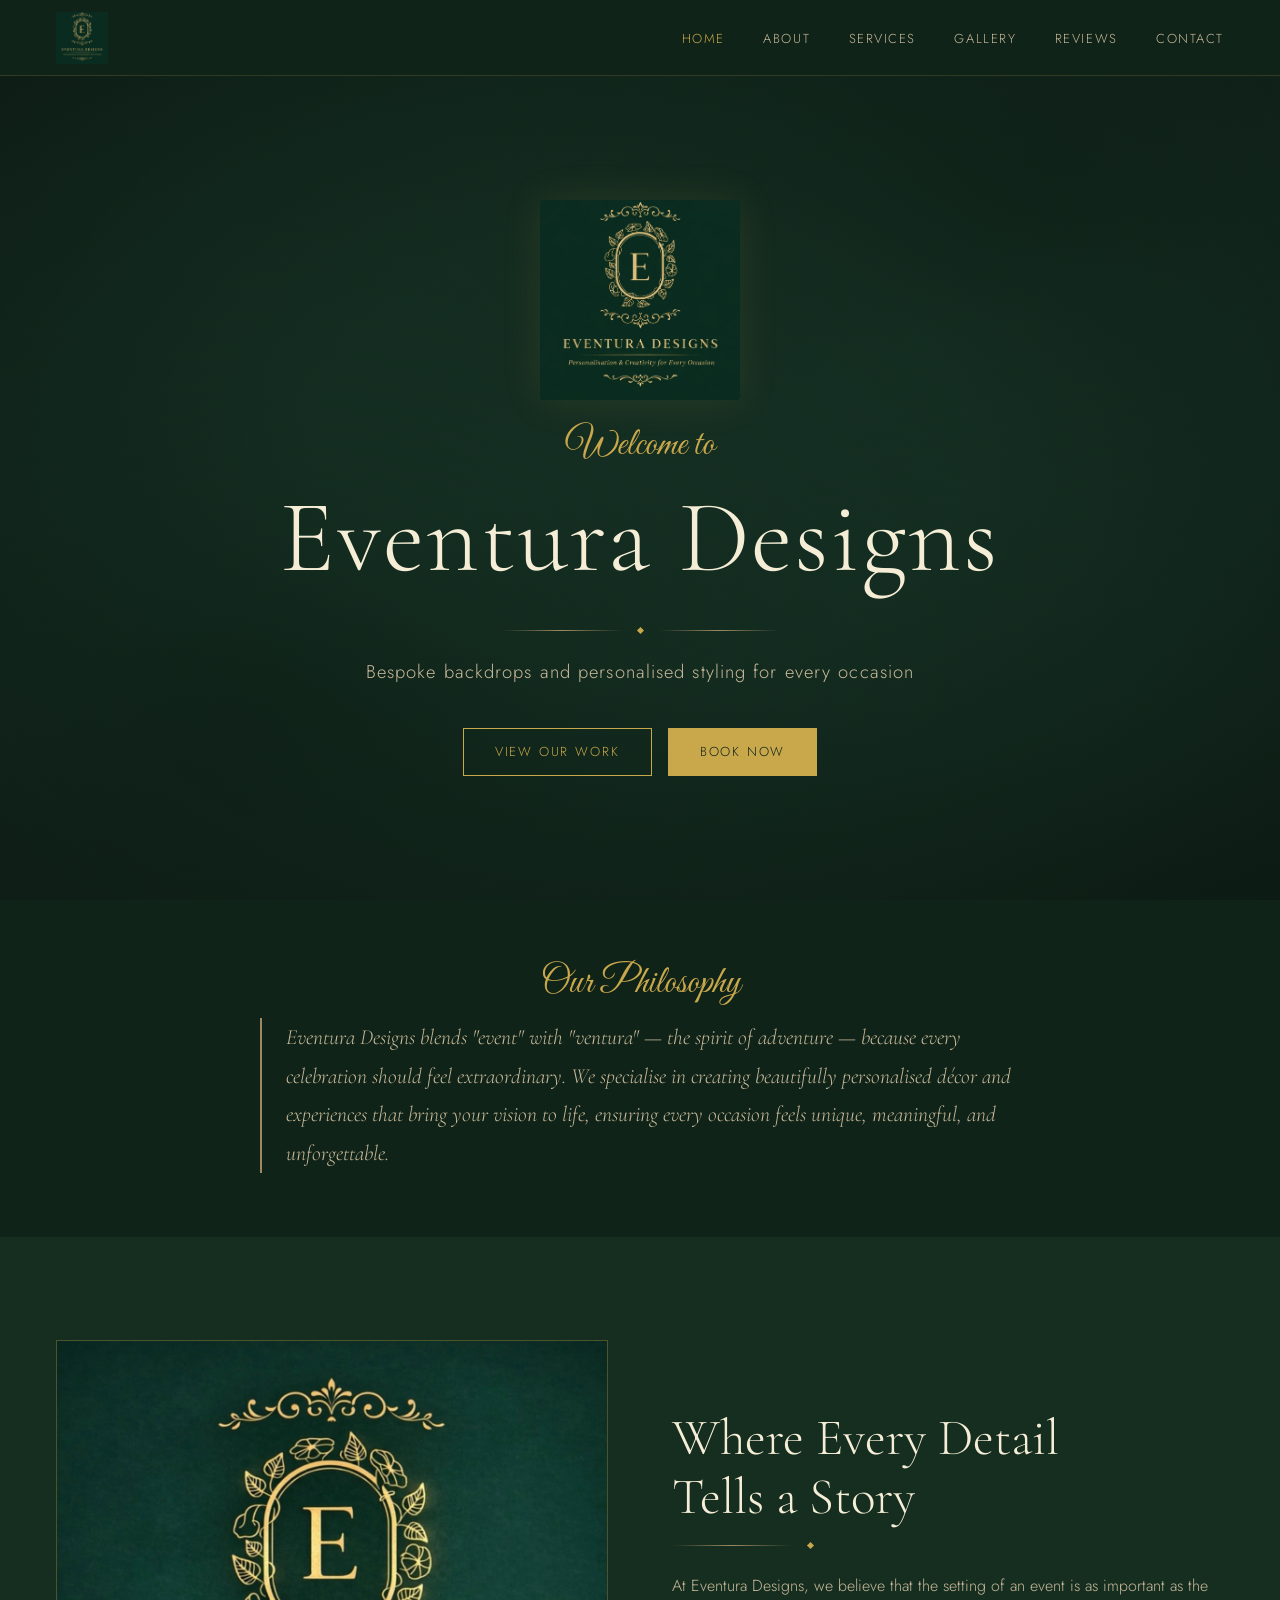
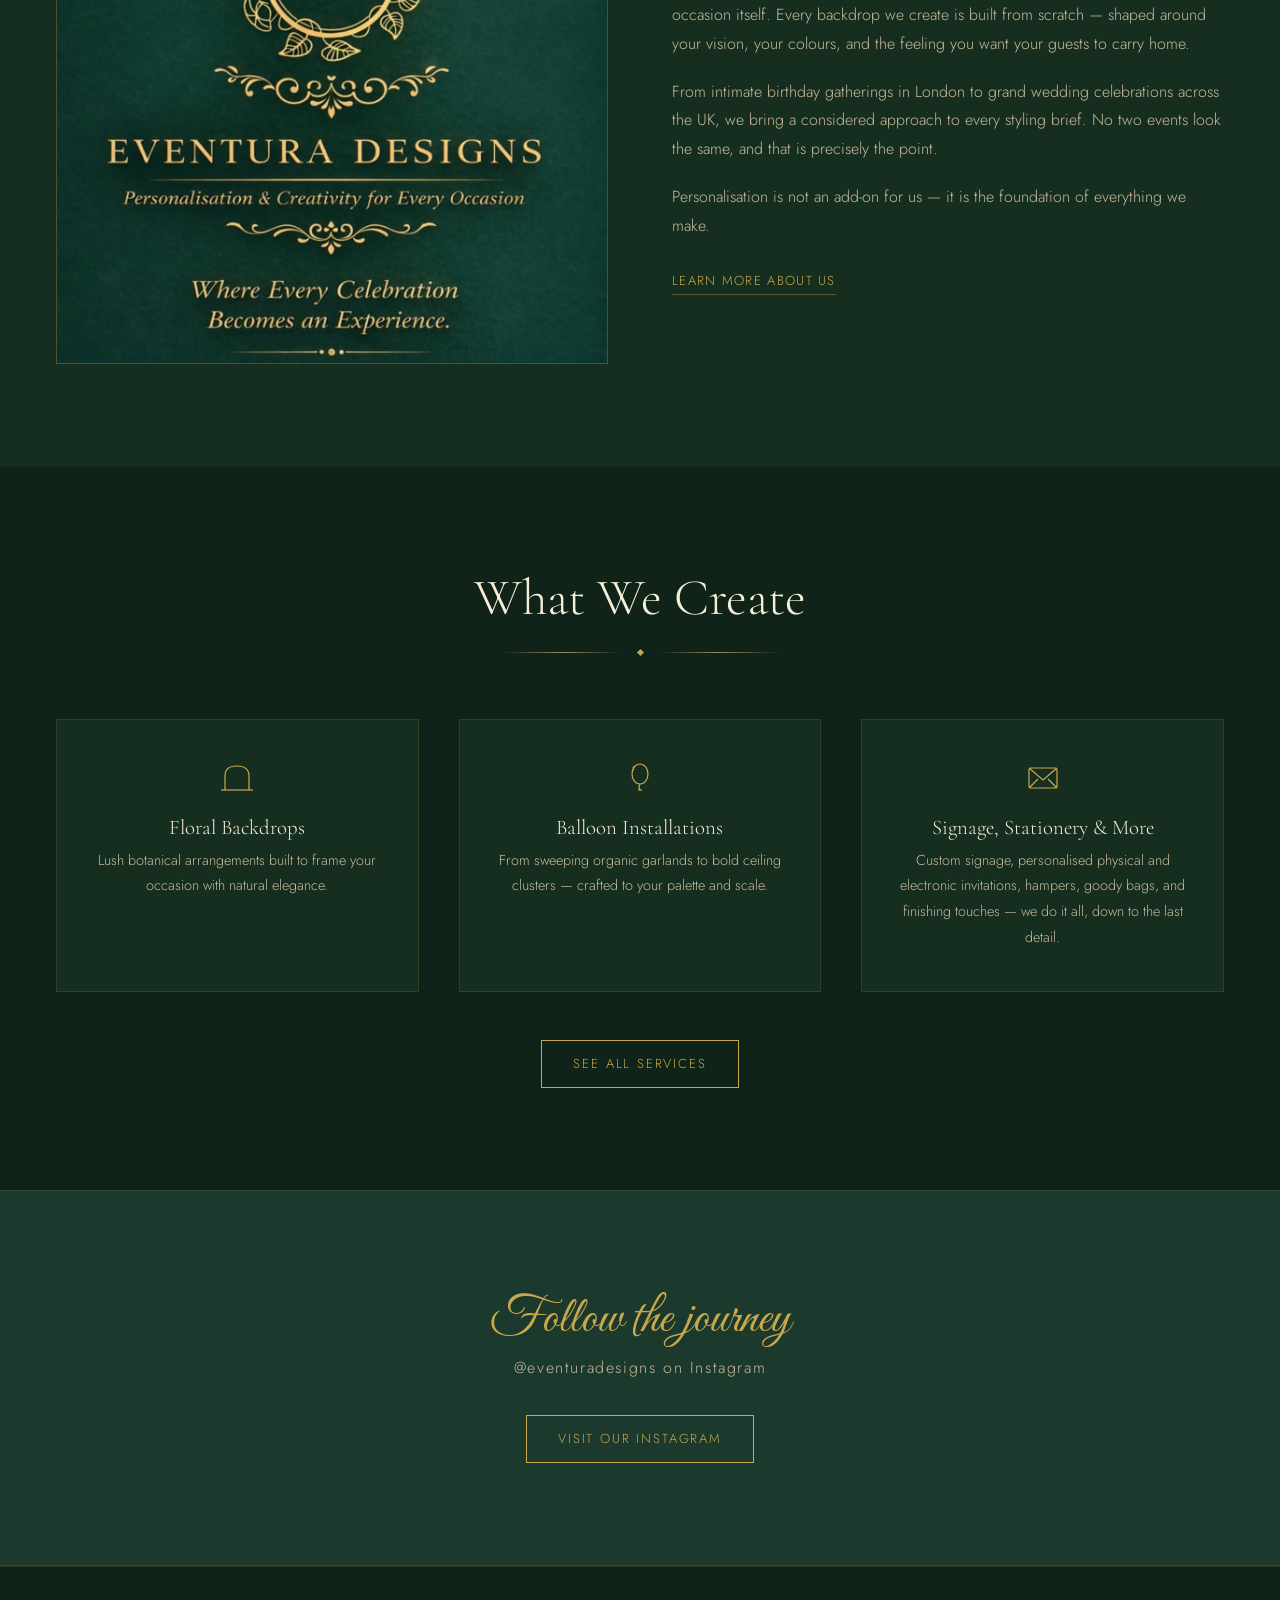
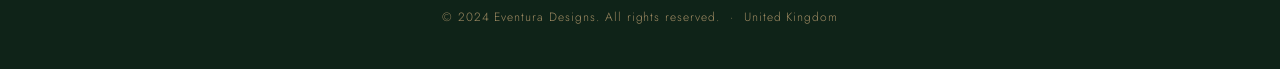
<file: index.html>
<!DOCTYPE html>
<html lang="en-GB">
<head>
  <meta charset="UTF-8" />
  <meta name="viewport" content="width=device-width, initial-scale=1.0" />
  <title>Eventura Designs — Bespoke Event Backdrops &amp; Styling</title>
  <meta name="description" content="Eventura Designs creates luxury bespoke backdrops and personalised event styling for weddings, birthdays, and corporate events across the UK." />
  <link rel="icon" href="assets/logo.jpg" type="image/jpeg" />
  <link href="https://fonts.googleapis.com/css2?family=Cormorant+Garamond:ital,wght@0,300;0,400;0,600;1,300;1,400&family=Great+Vibes&family=Jost:wght@300;400&display=swap" rel="stylesheet">
  <link rel="stylesheet" href="assets/style.css" />
</head>
<body>

  <!-- ── Navigation ── -->
  <nav class="nav" role="navigation" aria-label="Main navigation">
    <div class="nav__inner">
      <a class="nav__logo" href="index.html" aria-label="Eventura Designs — Home">
        <img src="assets/logo.jpg" alt="Eventura Designs" />
      </a>
      <ul class="nav__links">
        <li><a href="index.html">Home</a></li>
        <li><a href="about.html">About</a></li>
        <li><a href="services.html">Services</a></li>
        <li><a href="gallery.html">Gallery</a></li>
        <li><a href="reviews.html">Reviews</a></li>
        <li><a href="contact.html">Contact</a></li>
      </ul>
      <button class="nav__burger" aria-label="Open menu" aria-expanded="false">
        <span></span><span></span><span></span>
      </button>
    </div>
  </nav>

  <!-- Mobile nav -->
  <nav class="nav__mobile" aria-label="Mobile navigation">
    <a href="index.html">Home</a>
    <a href="about.html">About</a>
    <a href="services.html">Services</a>
    <a href="gallery.html">Gallery</a>
    <a href="reviews.html">Reviews</a>
    <a href="contact.html">Contact</a>
  </nav>

  <!-- ── Hero ── -->
  <section class="hero">
    <div class="hero__content reveal">
      <img src="assets/logo.jpg" alt="Eventura Designs" class="hero__logo" />
      <span class="accent-script">Welcome to</span>
      <h1 class="hero__title">Eventura Designs</h1>
      <div class="ornament">
        <span class="ornament-line"></span>
        <span class="ornament-diamond"></span>
        <span class="ornament-line"></span>
      </div>
      <p class="hero__tagline">Bespoke backdrops and personalised styling for every occasion</p>
      <div class="hero__ctas">
        <a href="gallery.html" class="btn">View Our Work</a>
        <a href="contact.html" class="btn btn--solid">Book Now</a>
      </div>
    </div>
  </section>

  <!-- ── Brand Story ── -->
  <section class="section brand-story">
    <div class="container">
      <div class="brand-story__inner reveal">
        <span class="accent-script">Our Philosophy</span>
        <p class="brand-story__lead">Eventura Designs blends "event" with "ventura" — the spirit of adventure — because every celebration should feel extraordinary. We specialise in creating beautifully personalised décor and experiences that bring your vision to life, ensuring every occasion feels unique, meaningful, and unforgettable.</p>
      </div>
    </div>
  </section>

  <!-- ── Intro ── -->
  <section class="section section--surface intro-section">
    <div class="container">
      <div class="two-col reveal">
        <img src="assets/logo_with_description.jpg" alt="Eventura Designs" style="width:100%; height:100%; object-fit:cover; border: 1px solid rgba(201,168,76,0.3);" />
        <div class="intro-text">
          <h2>Where Every Detail<br>Tells a Story</h2>
          <div class="ornament" style="justify-content: flex-start; margin: 1rem 0 1.5rem;">
            <span class="ornament-line"></span>
            <span class="ornament-diamond"></span>
          </div>
          <p>At Eventura Designs, we believe that the setting of an event is as important as the occasion itself. Every backdrop we create is built from scratch — shaped around your vision, your colours, and the feeling you want your guests to carry home.</p>
          <p>From intimate birthday gatherings in London to grand wedding celebrations across the UK, we bring a considered approach to every styling brief. No two events look the same, and that is precisely the point.</p>
          <p>Personalisation is not an add-on for us — it is the foundation of everything we make.</p>
          <a href="about.html" class="intro-link">Learn More About Us</a>
        </div>
      </div>
    </div>
  </section>

  <!-- ── Services Teaser ── -->
  <section class="section">
    <div class="container">
      <div class="section-header reveal">
        <h2>What We Create</h2>
        <div class="ornament">
          <span class="ornament-line"></span>
          <span class="ornament-diamond"></span>
          <span class="ornament-line"></span>
        </div>
      </div>
      <div class="services-teaser__grid">

        <div class="service-card reveal reveal-delay-1">
          <div class="service-card__icon">
            <!-- Arch / floral icon -->
            <svg viewBox="0 0 36 36" aria-hidden="true">
              <path d="M6 30 L6 16 Q6 6 18 6 Q30 6 30 16 L30 30"/>
              <line x1="2" y1="30" x2="34" y2="30"/>
            </svg>
          </div>
          <h3>Floral Backdrops</h3>
          <p>Lush botanical arrangements built to frame your occasion with natural elegance.</p>
        </div>

        <div class="service-card reveal reveal-delay-2">
          <div class="service-card__icon">
            <!-- Balloon icon -->
            <svg viewBox="0 0 36 36" aria-hidden="true">
              <ellipse cx="18" cy="14" rx="8" ry="10"/>
              <path d="M18 24 Q16 27 18 30"/>
              <line x1="16" y1="30" x2="20" y2="30"/>
              <path d="M12 10 Q10 7 13 6"/>
            </svg>
          </div>
          <h3>Balloon Installations</h3>
          <p>From sweeping organic garlands to bold ceiling clusters — crafted to your palette and scale.</p>
        </div>

        <div class="service-card reveal reveal-delay-3">
          <div class="service-card__icon">
            <!-- Signage / envelope icon -->
            <svg viewBox="0 0 36 36" aria-hidden="true">
              <rect x="4" y="8" width="28" height="20" rx="2"/>
              <polyline points="4,8 18,20 32,8"/>
              <line x1="4" y1="28" x2="13" y2="19"/>
              <line x1="32" y1="28" x2="23" y2="19"/>
            </svg>
          </div>
          <h3>Signage, Stationery &amp; More</h3>
          <p>Custom signage, personalised physical and electronic invitations, hampers, goody bags, and finishing touches — we do it all, down to the last detail.</p>
        </div>

      </div>
      <div class="services-teaser__cta reveal">
        <a href="services.html" class="btn">See All Services</a>
      </div>
    </div>
  </section>

  <!-- ── Instagram CTA ── -->
  <section class="insta-cta reveal">
    <span class="accent-script">Follow the journey</span>
    <p class="handle">@eventuradesigns on Instagram</p>
    <a href="https://www.instagram.com/eventuradesigns" target="_blank" rel="noopener noreferrer" class="btn">Visit Our Instagram</a>
  </section>

  <!-- ── Footer ── -->
  <footer class="footer">
    <p>&copy; 2024 Eventura Designs. All rights reserved. &nbsp;&middot;&nbsp; United Kingdom</p>
  </footer>

  <script src="assets/main.js"></script>
</body>
</html>
</file>
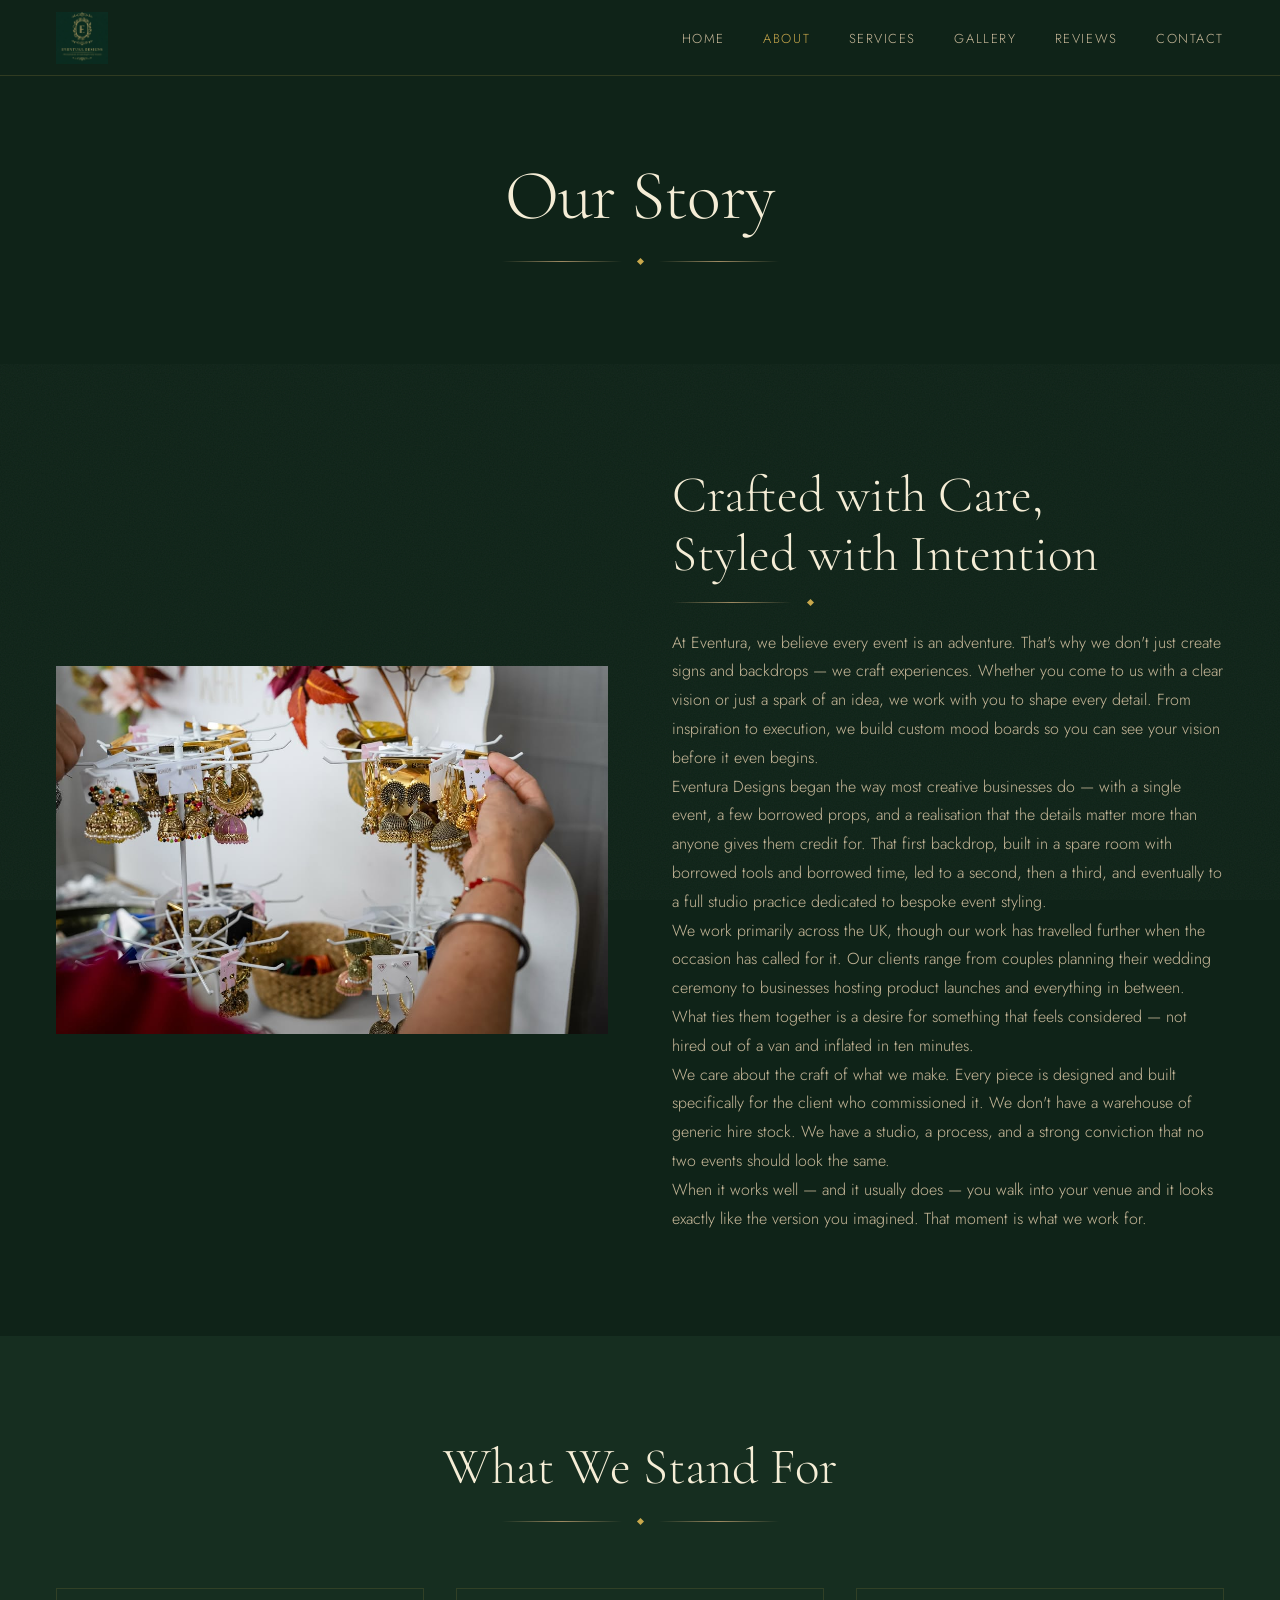
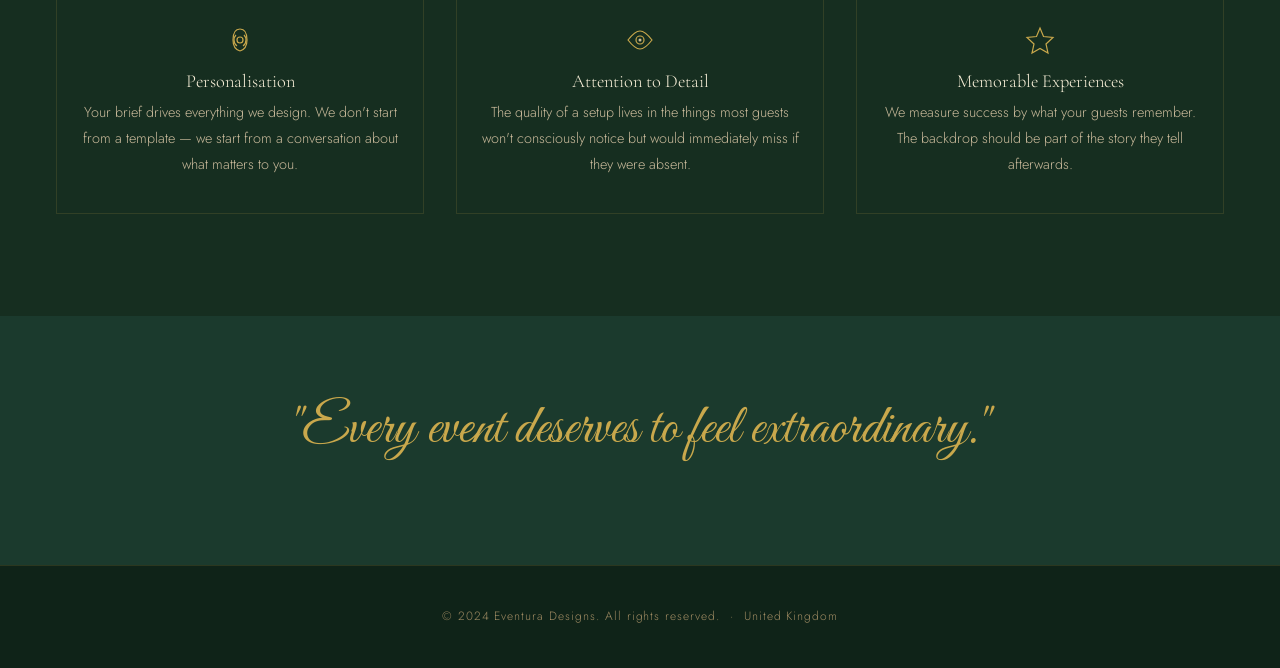
<file: about.html>
<!DOCTYPE html>
<html lang="en-GB">
<head>
  <meta charset="UTF-8" />
  <meta name="viewport" content="width=device-width, initial-scale=1.0" />
  <title>About — Eventura Designs</title>
  <meta name="description" content="Learn the story behind Eventura Designs — a UK-based event styling studio built on personalisation, craft, and a genuine love for beautiful occasions." />
  <link rel="icon" href="assets/logo.jpg" type="image/jpeg" />
  <link href="https://fonts.googleapis.com/css2?family=Cormorant+Garamond:ital,wght@0,300;0,400;0,600;1,300;1,400&family=Great+Vibes&family=Jost:wght@300;400&display=swap" rel="stylesheet">
  <link rel="stylesheet" href="assets/style.css" />
</head>
<body>

  <!-- ── Navigation ── -->
  <nav class="nav" role="navigation" aria-label="Main navigation">
    <div class="nav__inner">
      <a class="nav__logo" href="index.html" aria-label="Eventura Designs — Home">
        <img src="assets/logo.jpg" alt="Eventura Designs" />
      </a>
      <ul class="nav__links">
        <li><a href="index.html">Home</a></li>
        <li><a href="about.html">About</a></li>
        <li><a href="services.html">Services</a></li>
        <li><a href="gallery.html">Gallery</a></li>
        <li><a href="reviews.html">Reviews</a></li>
        <li><a href="contact.html">Contact</a></li>
      </ul>
      <button class="nav__burger" aria-label="Open menu" aria-expanded="false">
        <span></span><span></span><span></span>
      </button>
    </div>
  </nav>

  <!-- Mobile nav -->
  <nav class="nav__mobile" aria-label="Mobile navigation">
    <a href="index.html">Home</a>
    <a href="about.html">About</a>
    <a href="services.html">Services</a>
    <a href="gallery.html">Gallery</a>
    <a href="reviews.html">Reviews</a>
    <a href="contact.html">Contact</a>
  </nav>

  <!-- ── Page Hero ── -->
  <header class="page-hero">
    <div class="reveal">
      <h1>Our Story</h1>
      <div class="ornament">
        <span class="ornament-line"></span>
        <span class="ornament-diamond"></span>
        <span class="ornament-line"></span>
      </div>
    </div>
  </header>

  <!-- ── Main Story Section ── -->
  <section class="section">
    <div class="container">
      <div class="two-col reveal">
        <img src="assets/images/decoration.jpg" alt="Eventura Designs studio" />
        <div>
          <h2>Crafted with Care,<br>Styled with Intention</h2>
          <div class="ornament" style="justify-content: flex-start; margin: 1rem 0 1.5rem;">
            <span class="ornament-line"></span>
            <span class="ornament-diamond"></span>
          </div>
          <p>At Eventura, we believe every event is an adventure. That's why we don't just create signs and backdrops — we craft experiences. Whether you come to us with a clear vision or just a spark of an idea, we work with you to shape every detail. From inspiration to execution, we build custom mood boards so you can see your vision before it even begins.</p>
          <p>Eventura Designs began the way most creative businesses do — with a single event, a few borrowed props, and a realisation that the details matter more than anyone gives them credit for. That first backdrop, built in a spare room with borrowed tools and borrowed time, led to a second, then a third, and eventually to a full studio practice dedicated to bespoke event styling.</p>
          <p>We work primarily across the UK, though our work has travelled further when the occasion has called for it. Our clients range from couples planning their wedding ceremony to businesses hosting product launches and everything in between. What ties them together is a desire for something that feels considered — not hired out of a van and inflated in ten minutes.</p>
          <p>We care about the craft of what we make. Every piece is designed and built specifically for the client who commissioned it. We don't have a warehouse of generic hire stock. We have a studio, a process, and a strong conviction that no two events should look the same.</p>
          <p>When it works well — and it usually does — you walk into your venue and it looks exactly like the version you imagined. That moment is what we work for.</p>
        </div>
      </div>
    </div>
  </section>

  <!-- ── Values ── -->
  <section class="section section--surface">
    <div class="container">
      <div class="section-header reveal">
        <h2>What We Stand For</h2>
        <div class="ornament">
          <span class="ornament-line"></span>
          <span class="ornament-diamond"></span>
          <span class="ornament-line"></span>
        </div>
      </div>
      <div class="values-grid">

        <div class="value-card reveal reveal-delay-1">
          <div class="value-card__icon">
            <!-- Fingerprint / personalisation icon -->
            <svg viewBox="0 0 30 30" aria-hidden="true">
              <circle cx="15" cy="15" r="3"/>
              <path d="M15 4 Q22 4 22 15 Q22 24 15 26"/>
              <path d="M15 4 Q8 4 8 15 Q8 24 15 26"/>
              <path d="M11 10 Q9 12 9 15 Q9 19 12 21"/>
              <path d="M19 10 Q21 12 21 15 Q21 19 18 21"/>
            </svg>
          </div>
          <h3>Personalisation</h3>
          <p>Your brief drives everything we design. We don't start from a template — we start from a conversation about what matters to you.</p>
        </div>

        <div class="value-card reveal reveal-delay-2">
          <div class="value-card__icon">
            <!-- Eye / detail icon -->
            <svg viewBox="0 0 30 30" aria-hidden="true">
              <path d="M3 15 Q10 6 15 6 Q20 6 27 15 Q20 24 15 24 Q10 24 3 15Z"/>
              <circle cx="15" cy="15" r="4"/>
              <circle cx="15" cy="15" r="1.5" fill="currentColor" stroke="none"/>
            </svg>
          </div>
          <h3>Attention to Detail</h3>
          <p>The quality of a setup lives in the things most guests won't consciously notice but would immediately miss if they were absent.</p>
        </div>

        <div class="value-card reveal reveal-delay-3">
          <div class="value-card__icon">
            <!-- Star / memory icon -->
            <svg viewBox="0 0 30 30" aria-hidden="true">
              <polygon points="15,3 18.5,11.5 28,12.5 21,19 23,28 15,23.5 7,28 9,19 2,12.5 11.5,11.5"/>
            </svg>
          </div>
          <h3>Memorable Experiences</h3>
          <p>We measure success by what your guests remember. The backdrop should be part of the story they tell afterwards.</p>
        </div>

      </div>
    </div>
  </section>

  <!-- ── Pull Quote ── -->
  <section class="pull-quote reveal">
    <span class="accent-script">"Every event deserves to feel extraordinary."</span>
  </section>

  <!-- ── Footer ── -->
  <footer class="footer">
    <p>&copy; 2024 Eventura Designs. All rights reserved. &nbsp;&middot;&nbsp; United Kingdom</p>
  </footer>

  <script src="assets/main.js"></script>
</body>
</html>
</file>
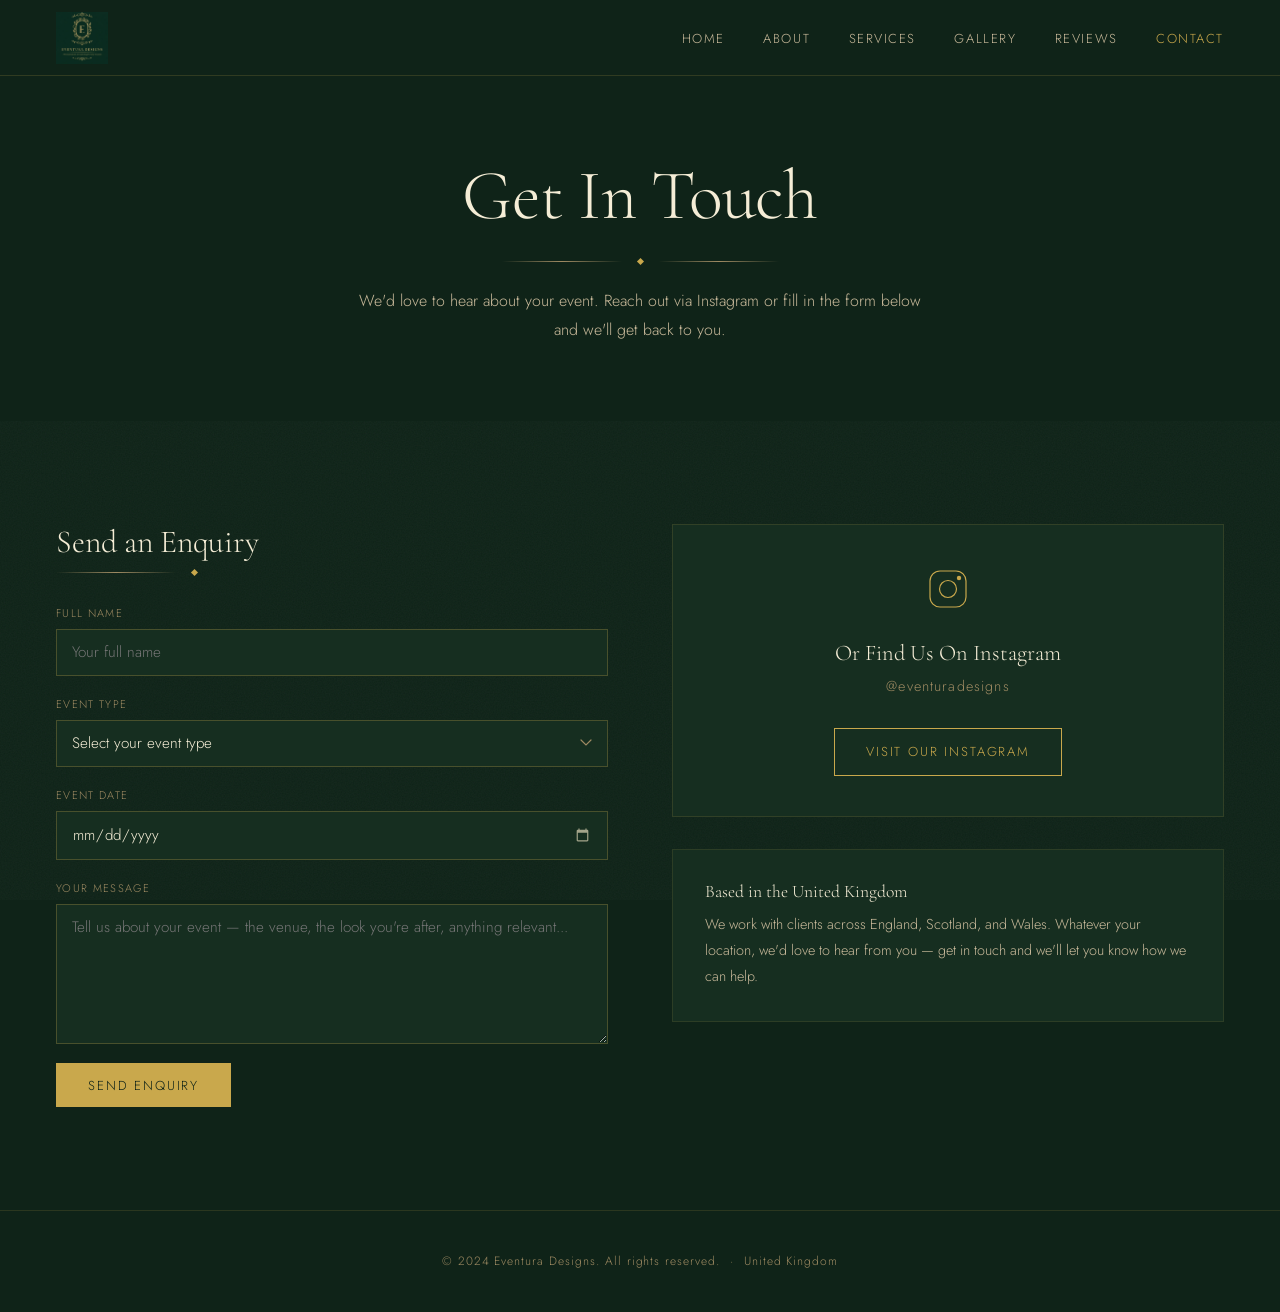
<file: contact.html>
<!DOCTYPE html>
<html lang="en-GB">
<head>
  <meta charset="UTF-8" />
  <meta name="viewport" content="width=device-width, initial-scale=1.0" />
  <title>Contact — Eventura Designs</title>
  <meta name="description" content="Get in touch with Eventura Designs to enquire about bespoke event backdrops and personalised styling for your occasion." />
  <link rel="icon" href="assets/logo.jpg" type="image/jpeg" />
  <link href="https://fonts.googleapis.com/css2?family=Cormorant+Garamond:ital,wght@0,300;0,400;0,600;1,300;1,400&family=Great+Vibes&family=Jost:wght@300;400&display=swap" rel="stylesheet">
  <link rel="stylesheet" href="assets/style.css" />
</head>
<body>

  <!-- ── Navigation ── -->
  <nav class="nav" role="navigation" aria-label="Main navigation">
    <div class="nav__inner">
      <a class="nav__logo" href="index.html" aria-label="Eventura Designs — Home">
        <img src="assets/logo.jpg" alt="Eventura Designs" />
      </a>
      <ul class="nav__links">
        <li><a href="index.html">Home</a></li>
        <li><a href="about.html">About</a></li>
        <li><a href="services.html">Services</a></li>
        <li><a href="gallery.html">Gallery</a></li>
        <li><a href="reviews.html">Reviews</a></li>
        <li><a href="contact.html">Contact</a></li>
      </ul>
      <button class="nav__burger" aria-label="Open menu" aria-expanded="false">
        <span></span><span></span><span></span>
      </button>
    </div>
  </nav>

  <!-- Mobile nav -->
  <nav class="nav__mobile" aria-label="Mobile navigation">
    <a href="index.html">Home</a>
    <a href="about.html">About</a>
    <a href="services.html">Services</a>
    <a href="gallery.html">Gallery</a>
    <a href="reviews.html">Reviews</a>
    <a href="contact.html">Contact</a>
  </nav>

  <!-- ── Page Hero ── -->
  <header class="page-hero">
    <div class="reveal">
      <h1>Get In Touch</h1>
      <div class="ornament">
        <span class="ornament-line"></span>
        <span class="ornament-diamond"></span>
        <span class="ornament-line"></span>
      </div>
      <p class="intro-line">We'd love to hear about your event. Reach out via Instagram or fill in the form below and we'll get back to you.</p>
    </div>
  </header>

  <!-- ── Contact Section ── -->
  <section class="section">
    <div class="container">
      <div class="contact-grid reveal">

        <!-- Enquiry Form -->
        <div>
          <h2 style="margin-bottom: 0.3em; font-size: clamp(1.5rem, 2.5vw, 2rem);">Send an Enquiry</h2>
          <div class="ornament" style="justify-content: flex-start; margin: 0.6rem 0 1.8rem;">
            <span class="ornament-line"></span>
            <span class="ornament-diamond"></span>
          </div>

          <form class="enquiry-form" id="enquiry-form" novalidate>

            <div class="form-group">
              <label for="name">Full Name</label>
              <input
                type="text"
                id="name"
                name="name"
                placeholder="Your full name"
                required
                autocomplete="name"
              />
            </div>

            <div class="form-group">
              <label for="event-type">Event Type</label>
              <select id="event-type" name="event-type" required>
                <option value="" disabled selected>Select your event type</option>
                <option value="wedding">Wedding</option>
                <option value="birthday">Birthday</option>
                <option value="corporate">Corporate</option>
                <option value="other">Other</option>
              </select>
            </div>

            <div class="form-group">
              <label for="event-date">Event Date</label>
              <input
                type="date"
                id="event-date"
                name="event-date"
              />
            </div>

            <div class="form-group">
              <label for="message">Your Message</label>
              <textarea
                id="message"
                name="message"
                placeholder="Tell us about your event — the venue, the look you're after, anything relevant..."
                required
              ></textarea>
            </div>

            <button type="submit" class="btn btn--solid" style="align-self: flex-start;">Send Enquiry</button>

          </form>

          <div class="form-success" id="form-success" role="alert">
            Thank you! We'll be in touch soon.
          </div>
        </div>

        <!-- Instagram Block -->
        <div>
          <div class="insta-block reveal reveal-delay-1">
            <div class="insta-block__icon">
              <!-- Instagram SVG icon -->
              <svg viewBox="0 0 48 48" aria-hidden="true">
                <rect x="6" y="6" width="36" height="36" rx="10" ry="10"/>
                <circle cx="24" cy="24" r="8.5"/>
                <circle cx="35" cy="13" r="2.2" fill="currentColor" stroke="none" style="fill: var(--gold);"/>
              </svg>
            </div>
            <h3>Or Find Us On Instagram</h3>
            <p class="handle">@eventuradesigns</p>
            <a
              href="https://www.instagram.com/eventuradesigns"
              target="_blank"
              rel="noopener noreferrer"
              class="btn"
            >Visit Our Instagram</a>
          </div>

          <div style="margin-top: 2rem; padding: 2rem; border: 1px solid rgba(201, 168, 76, 0.12); background: var(--green-surface);">
            <h3 style="font-size: 1.1rem; color: var(--cream); margin-bottom: 0.6rem;">Based in the United Kingdom</h3>
            <p style="font-size: 0.9rem;">We work with clients across England, Scotland, and Wales. Whatever your location, we'd love to hear from you — get in touch and we'll let you know how we can help.</p>
          </div>
        </div>

      </div>
    </div>
  </section>

  <!-- ── Footer ── -->
  <footer class="footer">
    <p>&copy; 2024 Eventura Designs. All rights reserved. &nbsp;&middot;&nbsp; United Kingdom</p>
  </footer>

  <script src="assets/main.js"></script>
</body>
</html>
</file>
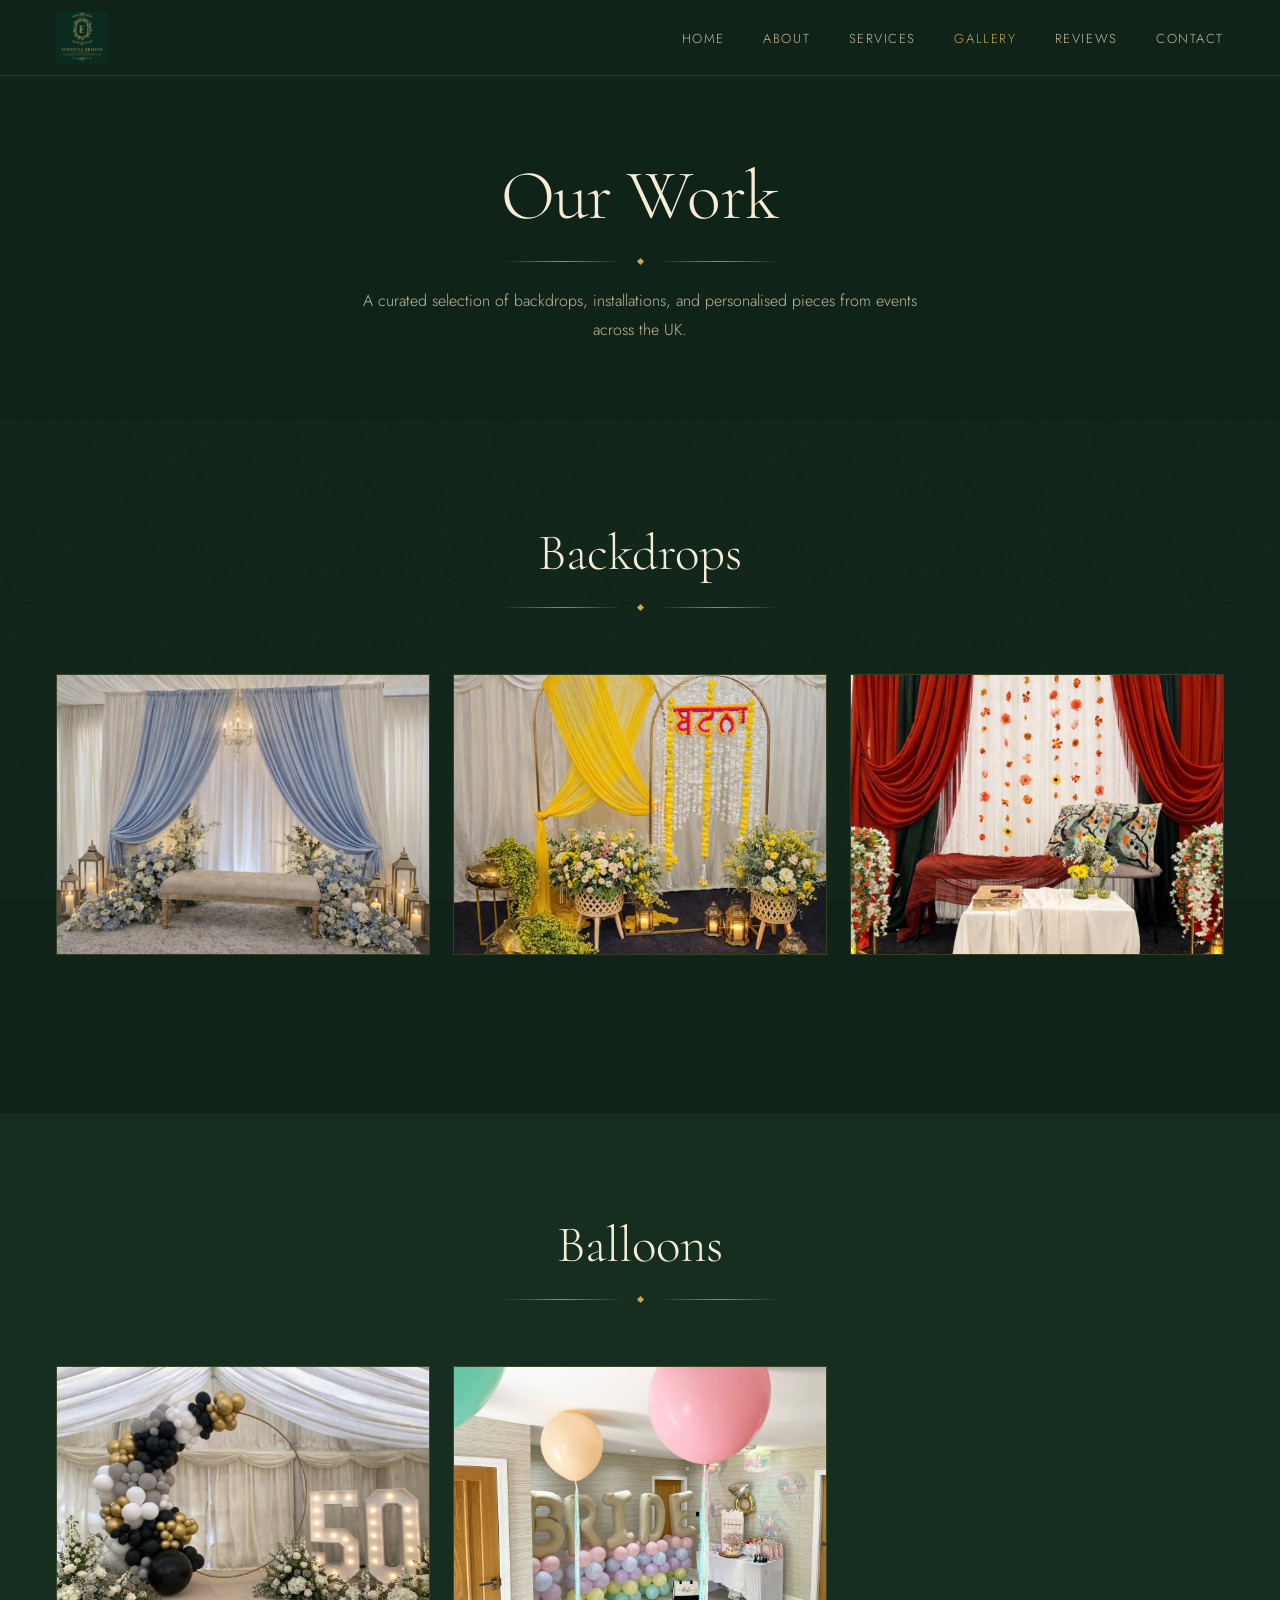
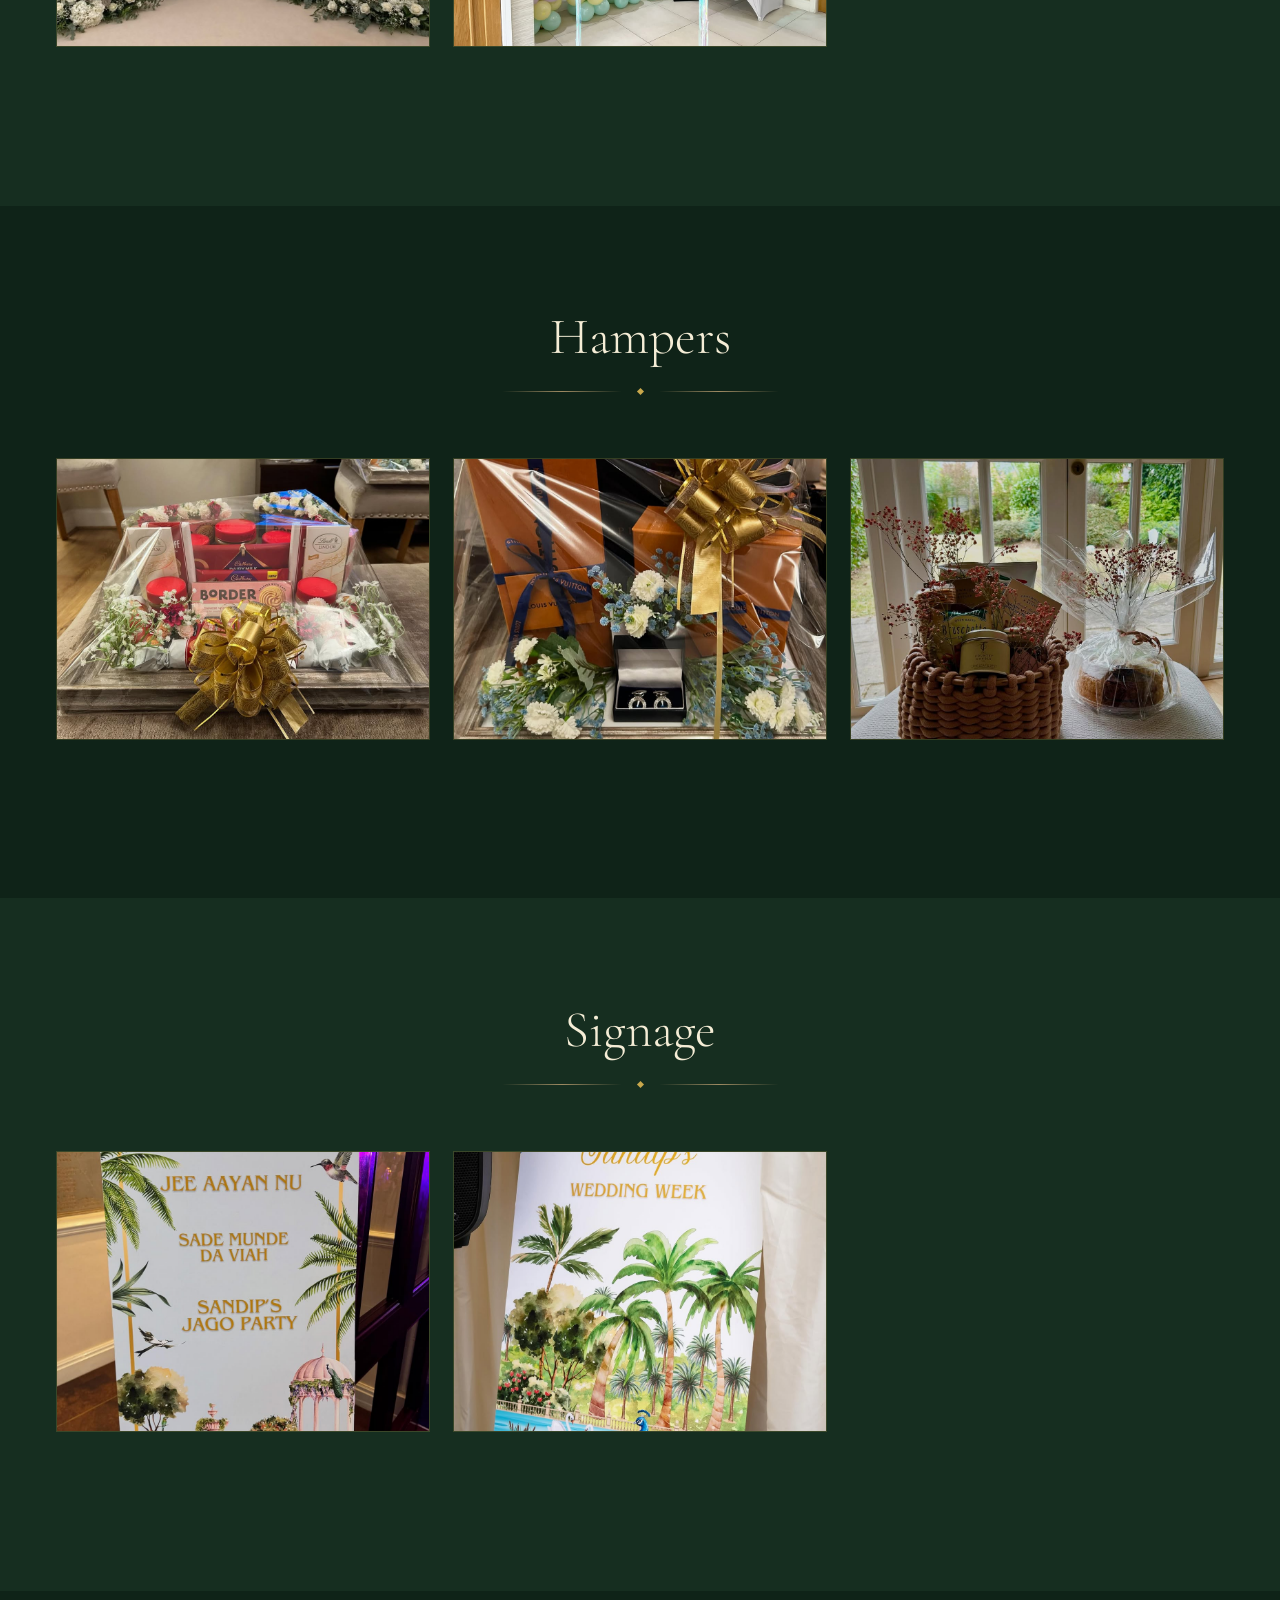
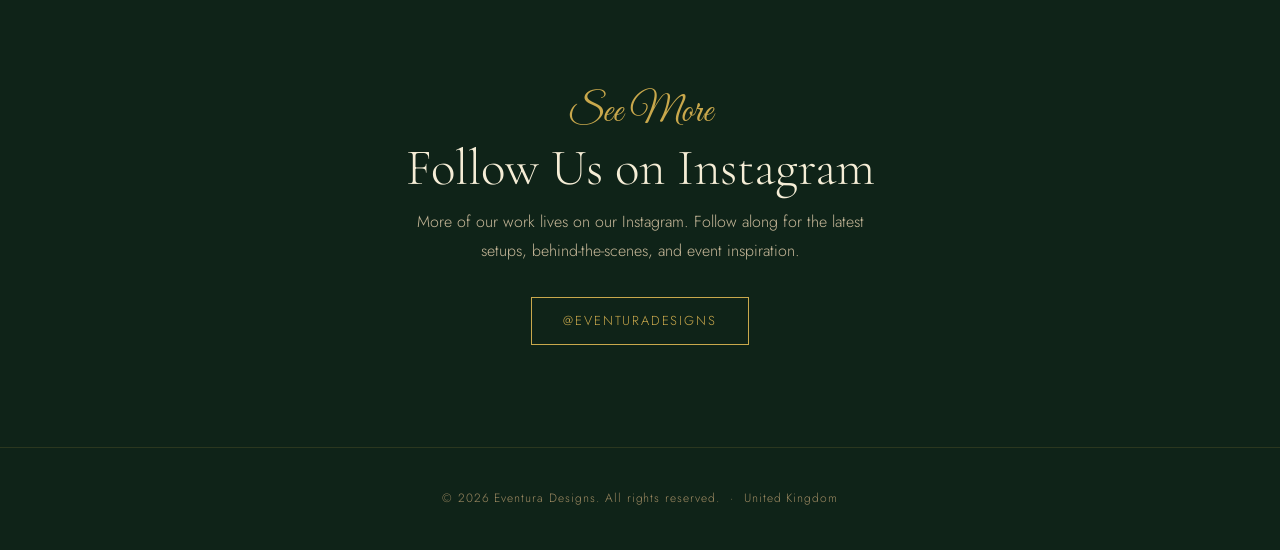
<file: gallery.html>
<!DOCTYPE html>
<html lang="en-GB">
<head>
  <meta charset="UTF-8" />
  <meta name="viewport" content="width=device-width, initial-scale=1.0" />
  <title>Gallery — Eventura Designs</title>
  <meta name="description" content="Browse our gallery of bespoke event backdrops and personalised styling setups from weddings, birthdays, and corporate events across the UK." />
  <link rel="icon" href="assets/logo.jpg" type="image/jpeg" />
  <link href="https://fonts.googleapis.com/css2?family=Cormorant+Garamond:ital,wght@0,300;0,400;0,600;1,300;1,400&family=Great+Vibes&family=Jost:wght@300;400&display=swap" rel="stylesheet">
  <link rel="stylesheet" href="assets/style.css" />
</head>
<body>

  <!-- ── Navigation ── -->
  <nav class="nav" role="navigation" aria-label="Main navigation">
    <div class="nav__inner">
      <a class="nav__logo" href="index.html" aria-label="Eventura Designs — Home">
        <img src="assets/logo.jpg" alt="Eventura Designs" />
      </a>
      <ul class="nav__links">
        <li><a href="index.html">Home</a></li>
        <li><a href="about.html">About</a></li>
        <li><a href="services.html">Services</a></li>
        <li><a href="gallery.html">Gallery</a></li>
        <li><a href="reviews.html">Reviews</a></li>
        <li><a href="contact.html">Contact</a></li>
      </ul>
      <button class="nav__burger" aria-label="Open menu" aria-expanded="false">
        <span></span><span></span><span></span>
      </button>
    </div>
  </nav>

  <!-- Mobile nav -->
  <nav class="nav__mobile" aria-label="Mobile navigation">
    <a href="index.html">Home</a>
    <a href="about.html">About</a>
    <a href="services.html">Services</a>
    <a href="gallery.html">Gallery</a>
    <a href="reviews.html">Reviews</a>
    <a href="contact.html">Contact</a>
  </nav>

  <!-- ── Page Hero ── -->
  <header class="page-hero">
    <div class="reveal">
      <h1>Our Work</h1>
      <div class="ornament">
        <span class="ornament-line"></span>
        <span class="ornament-diamond"></span>
        <span class="ornament-line"></span>
      </div>
      <p class="intro-line">A curated selection of backdrops, installations, and personalised pieces from events across the UK.</p>
    </div>
  </header>

  <!-- ── Backdrops ── -->
  <section class="section">
    <div class="container">
      <div class="section-header reveal">
        <h2>Backdrops</h2>
        <div class="ornament">
          <span class="ornament-line"></span>
          <span class="ornament-diamond"></span>
          <span class="ornament-line"></span>
        </div>
      </div>
      <div class="gallery-grid">
        <div class="gallery-tile reveal">
          <div class="tile-inner">
            <img src="assets/images/backdrops/backdrop1.jpg" alt="Backdrop" loading="lazy" />
          </div>
          <div class="gallery-tile__overlay">
            <span class="gallery-tile__label">Backdrop</span>
          </div>
        </div>
        <div class="gallery-tile reveal reveal-delay-1">
          <div class="tile-inner">
            <img src="assets/images/backdrops/backdrop2.jpg" alt="Backdrop" loading="lazy" />
          </div>
          <div class="gallery-tile__overlay">
            <span class="gallery-tile__label">Backdrop</span>
          </div>
        </div>
        <div class="gallery-tile reveal reveal-delay-2">
          <div class="tile-inner">
            <img src="assets/images/backdrops/backdrop3.jpg" alt="Backdrop" loading="lazy" />
          </div>
          <div class="gallery-tile__overlay">
            <span class="gallery-tile__label">Backdrop</span>
          </div>
        </div>
      </div>
    </div>
  </section>

  <!-- ── Balloons ── -->
  <section class="section section--surface">
    <div class="container">
      <div class="section-header reveal">
        <h2>Balloons</h2>
        <div class="ornament">
          <span class="ornament-line"></span>
          <span class="ornament-diamond"></span>
          <span class="ornament-line"></span>
        </div>
      </div>
      <div class="gallery-grid">
        <div class="gallery-tile reveal">
          <div class="tile-inner">
            <img src="assets/images/balloons/balloons1.jpg" alt="Balloons" loading="lazy" />
          </div>
          <div class="gallery-tile__overlay">
            <span class="gallery-tile__label">Balloons</span>
          </div>
        </div>
        <div class="gallery-tile reveal reveal-delay-1">
          <div class="tile-inner">
            <img src="assets/images/balloons/balloons2.jpg" alt="Balloons" loading="lazy" />
          </div>
          <div class="gallery-tile__overlay">
            <span class="gallery-tile__label">Balloons</span>
          </div>
        </div>
      </div>
    </div>
  </section>

  <!-- ── Hampers ── -->
  <section class="section">
    <div class="container">
      <div class="section-header reveal">
        <h2>Hampers</h2>
        <div class="ornament">
          <span class="ornament-line"></span>
          <span class="ornament-diamond"></span>
          <span class="ornament-line"></span>
        </div>
      </div>
      <div class="gallery-grid">
        <div class="gallery-tile reveal">
          <div class="tile-inner">
            <img src="assets/images/hampers/hamper1.jpg" alt="Hamper" loading="lazy" />
          </div>
          <div class="gallery-tile__overlay">
            <span class="gallery-tile__label">Hamper</span>
          </div>
        </div>
        <div class="gallery-tile reveal reveal-delay-1">
          <div class="tile-inner">
            <img src="assets/images/hampers/hamper2.jpg" alt="Hamper" loading="lazy" />
          </div>
          <div class="gallery-tile__overlay">
            <span class="gallery-tile__label">Hamper</span>
          </div>
        </div>
        <div class="gallery-tile reveal reveal-delay-2">
          <div class="tile-inner">
            <img src="assets/images/hampers/hamper3.jpg" alt="Hamper" loading="lazy" />
          </div>
          <div class="gallery-tile__overlay">
            <span class="gallery-tile__label">Hamper</span>
          </div>
        </div>
      </div>
    </div>
  </section>

  <!-- ── Signage ── -->
  <section class="section section--surface">
    <div class="container">
      <div class="section-header reveal">
        <h2>Signage</h2>
        <div class="ornament">
          <span class="ornament-line"></span>
          <span class="ornament-diamond"></span>
          <span class="ornament-line"></span>
        </div>
      </div>
      <div class="gallery-grid">
        <div class="gallery-tile reveal">
          <div class="tile-inner">
            <img src="assets/images/signage/signage1.jpg" alt="Signage" loading="lazy" />
          </div>
          <div class="gallery-tile__overlay">
            <span class="gallery-tile__label">Signage</span>
          </div>
        </div>
        <div class="gallery-tile reveal reveal-delay-1">
          <div class="tile-inner">
            <img src="assets/images/signage/signage2.jpg" alt="Signage" loading="lazy" />
          </div>
          <div class="gallery-tile__overlay">
            <span class="gallery-tile__label">Signage</span>
          </div>
        </div>
      </div>
    </div>
  </section>

  <!-- ── Instagram CTA ── -->
  <section class="section" style="text-align: center;">
    <div class="container reveal">
      <span class="accent-script" style="margin-bottom: 0.5rem;">See More</span>
      <h2 style="margin-bottom: 0.6rem;">Follow Us on Instagram</h2>
      <p style="max-width: 460px; margin: 0 auto 2rem;">More of our work lives on our Instagram. Follow along for the latest setups, behind-the-scenes, and event inspiration.</p>
      <a href="https://www.instagram.com/eventuradesigns" target="_blank" rel="noopener noreferrer" class="btn">
        @eventuradesigns
      </a>
    </div>
  </section>

  <!-- ── Footer ── -->
  <footer class="footer">
    <p>&copy; 2026 Eventura Designs. All rights reserved. &nbsp;&middot;&nbsp; United Kingdom</p>
  </footer>

  <script src="assets/main.js"></script>
</body>
</html>
</file>
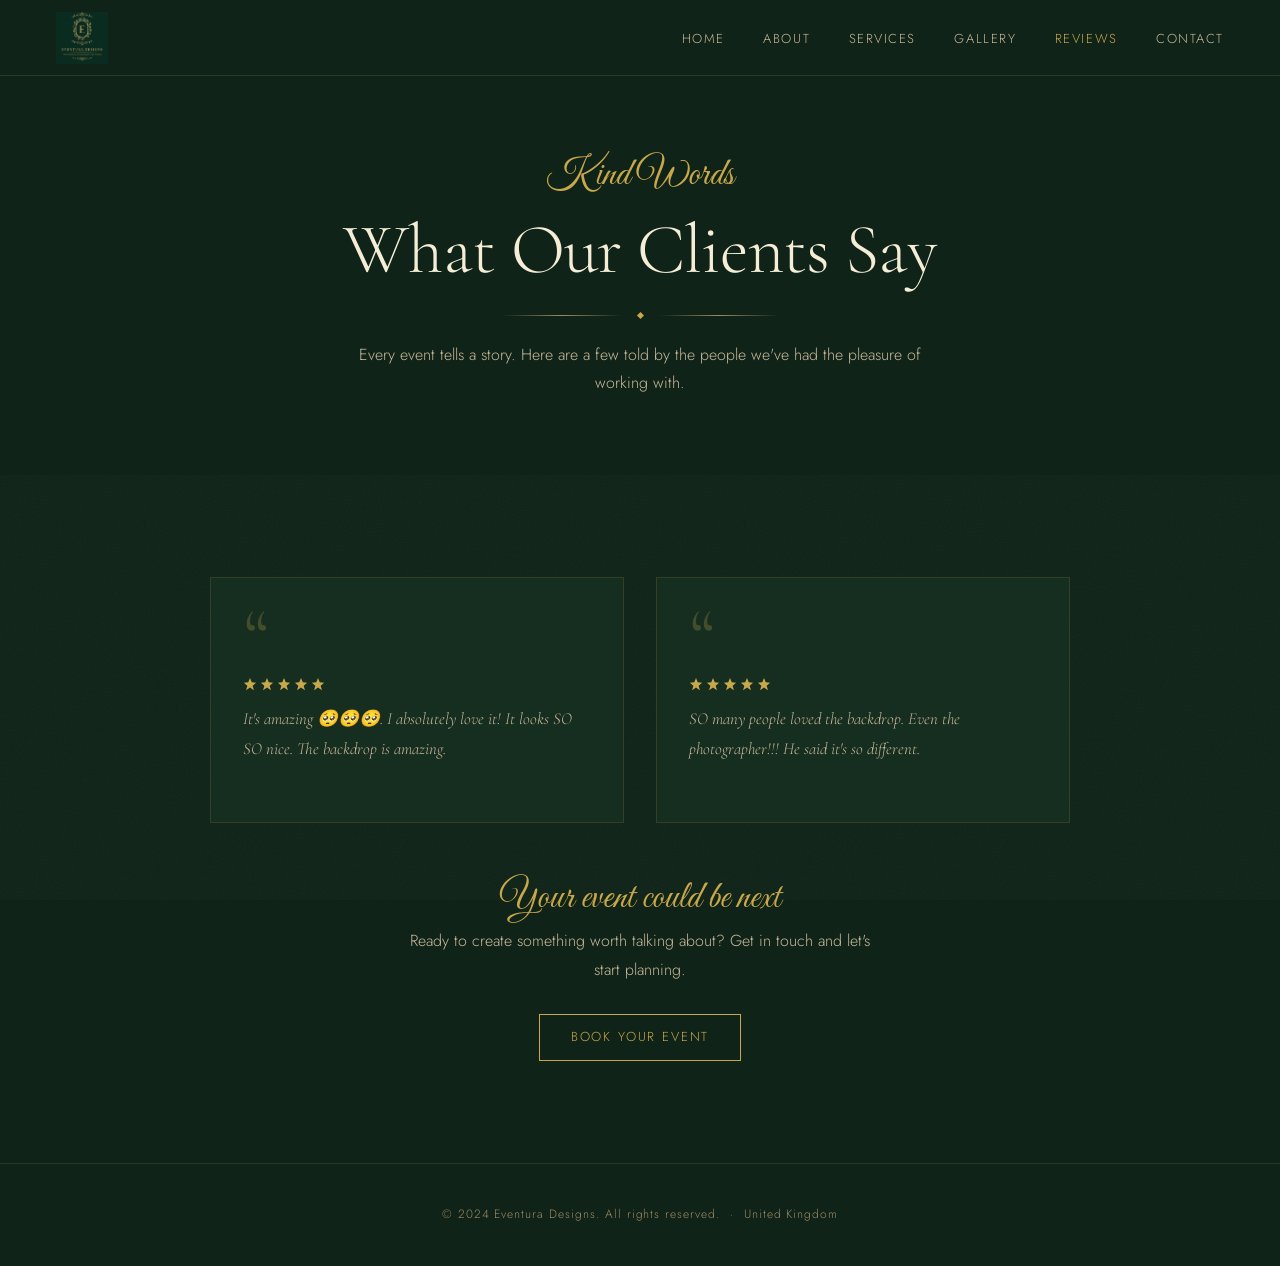
<file: reviews.html>
<!DOCTYPE html>
<html lang="en-GB">
<head>
  <meta charset="UTF-8" />
  <meta name="viewport" content="width=device-width, initial-scale=1.0" />
  <title>Reviews — Eventura Designs</title>
  <meta name="description" content="See what clients say about Eventura Designs — bespoke event backdrops and personalised styling across the UK." />
  <link rel="icon" href="assets/logo.jpg" type="image/jpeg" />
  <link href="https://fonts.googleapis.com/css2?family=Cormorant+Garamond:ital,wght@0,300;0,400;0,600;1,300;1,400&family=Great+Vibes&family=Jost:wght@300;400&display=swap" rel="stylesheet">
  <link rel="stylesheet" href="assets/style.css" />
</head>
<body>

  <!-- ── Navigation ── -->
  <nav class="nav" role="navigation" aria-label="Main navigation">
    <div class="nav__inner">
      <a class="nav__logo" href="index.html" aria-label="Eventura Designs — Home">
        <img src="assets/logo.jpg" alt="Eventura Designs" />
      </a>
      <ul class="nav__links">
        <li><a href="index.html">Home</a></li>
        <li><a href="about.html">About</a></li>
        <li><a href="services.html">Services</a></li>
        <li><a href="gallery.html">Gallery</a></li>
        <li><a href="reviews.html">Reviews</a></li>
        <li><a href="contact.html">Contact</a></li>
      </ul>
      <button class="nav__burger" aria-label="Open menu" aria-expanded="false">
        <span></span><span></span><span></span>
      </button>
    </div>
  </nav>

  <!-- Mobile nav -->
  <nav class="nav__mobile" aria-label="Mobile navigation">
    <a href="index.html">Home</a>
    <a href="about.html">About</a>
    <a href="services.html">Services</a>
    <a href="gallery.html">Gallery</a>
    <a href="reviews.html">Reviews</a>
    <a href="contact.html">Contact</a>
  </nav>

  <!-- ── Page Hero ── -->
  <header class="page-hero">
    <div class="reveal">
      <span class="accent-script">Kind Words</span>
      <h1>What Our Clients Say</h1>
      <div class="ornament">
        <span class="ornament-line"></span>
        <span class="ornament-diamond"></span>
        <span class="ornament-line"></span>
      </div>
      <p class="intro-line">Every event tells a story. Here are a few told by the people we've had the pleasure of working with.</p>
    </div>
  </header>

  <!-- ── Reviews Grid ── -->
  <section class="section">
    <div class="container">
      <div class="reviews-grid">

        <div class="review-card reveal">
          <span class="review-card__quote-mark">&ldquo;</span>
          <div class="review-stars">
            <svg viewBox="0 0 16 16"><polygon points="8,1 10,6 15,6.5 11,10 12.5,15 8,12 3.5,15 5,10 1,6.5 6,6"/></svg>
            <svg viewBox="0 0 16 16"><polygon points="8,1 10,6 15,6.5 11,10 12.5,15 8,12 3.5,15 5,10 1,6.5 6,6"/></svg>
            <svg viewBox="0 0 16 16"><polygon points="8,1 10,6 15,6.5 11,10 12.5,15 8,12 3.5,15 5,10 1,6.5 6,6"/></svg>
            <svg viewBox="0 0 16 16"><polygon points="8,1 10,6 15,6.5 11,10 12.5,15 8,12 3.5,15 5,10 1,6.5 6,6"/></svg>
            <svg viewBox="0 0 16 16"><polygon points="8,1 10,6 15,6.5 11,10 12.5,15 8,12 3.5,15 5,10 1,6.5 6,6"/></svg>
          </div>
          <p class="review-card__body">It's amazing &#x1F97A;&#x1F97A;&#x1F97A;. I absolutely love it! It looks SO SO nice. The backdrop is amazing.</p>
        </div>

        <div class="review-card reveal reveal-delay-1">
          <span class="review-card__quote-mark">&ldquo;</span>
          <div class="review-stars">
            <svg viewBox="0 0 16 16"><polygon points="8,1 10,6 15,6.5 11,10 12.5,15 8,12 3.5,15 5,10 1,6.5 6,6"/></svg>
            <svg viewBox="0 0 16 16"><polygon points="8,1 10,6 15,6.5 11,10 12.5,15 8,12 3.5,15 5,10 1,6.5 6,6"/></svg>
            <svg viewBox="0 0 16 16"><polygon points="8,1 10,6 15,6.5 11,10 12.5,15 8,12 3.5,15 5,10 1,6.5 6,6"/></svg>
            <svg viewBox="0 0 16 16"><polygon points="8,1 10,6 15,6.5 11,10 12.5,15 8,12 3.5,15 5,10 1,6.5 6,6"/></svg>
            <svg viewBox="0 0 16 16"><polygon points="8,1 10,6 15,6.5 11,10 12.5,15 8,12 3.5,15 5,10 1,6.5 6,6"/></svg>
          </div>
          <p class="review-card__body">SO many people loved the backdrop. Even the photographer!!! He said it's so different.</p>
        </div>

      </div>

      <!-- CTA -->
      <div style="text-align: center;" class="reveal">
        <span class="accent-script" style="margin-bottom: 0.6rem;">Your event could be next</span>
        <p style="max-width: 460px; margin: 0 auto 1.8rem;">Ready to create something worth talking about? Get in touch and let's start planning.</p>
        <a href="contact.html" class="btn">Book Your Event</a>
      </div>

    </div>
  </section>

  <!-- ── Footer ── -->
  <footer class="footer">
    <p>&copy; 2024 Eventura Designs. All rights reserved. &nbsp;&middot;&nbsp; United Kingdom</p>
  </footer>

  <script src="assets/main.js"></script>
</body>
</html>
</file>
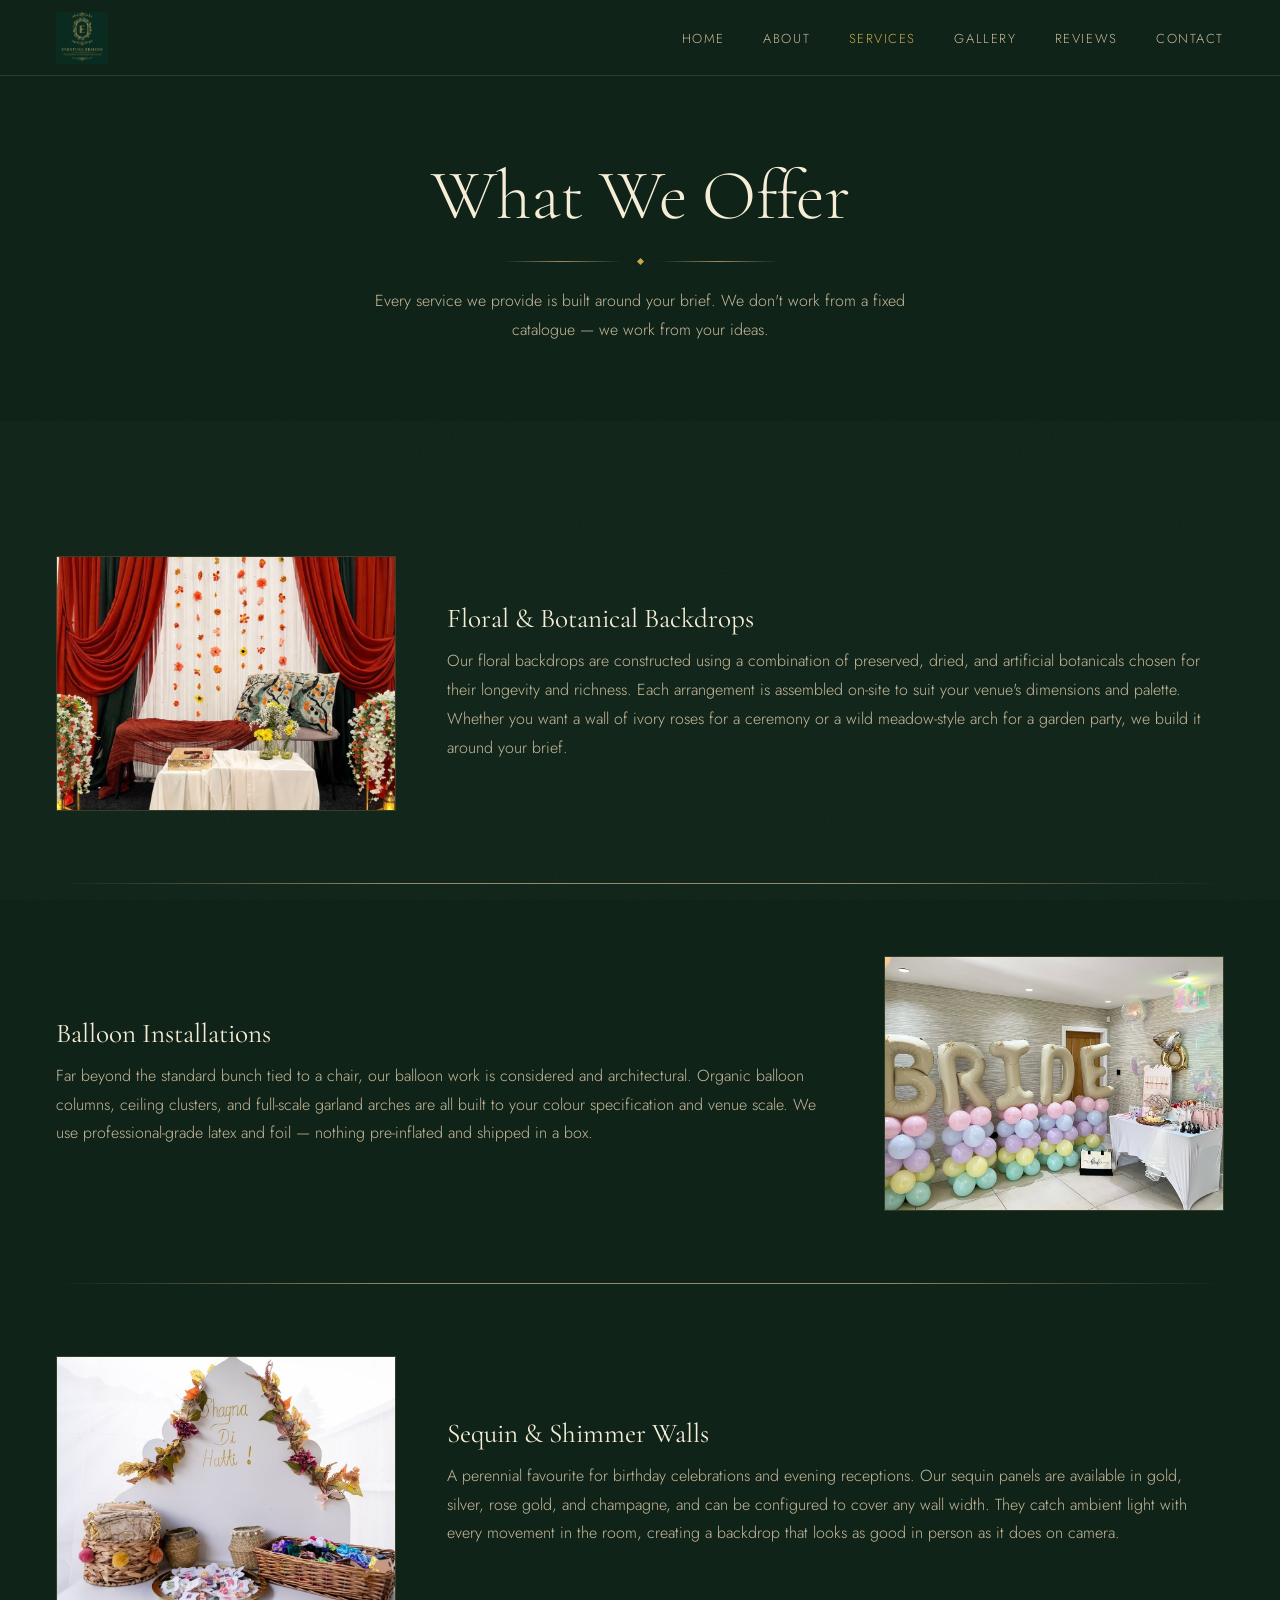
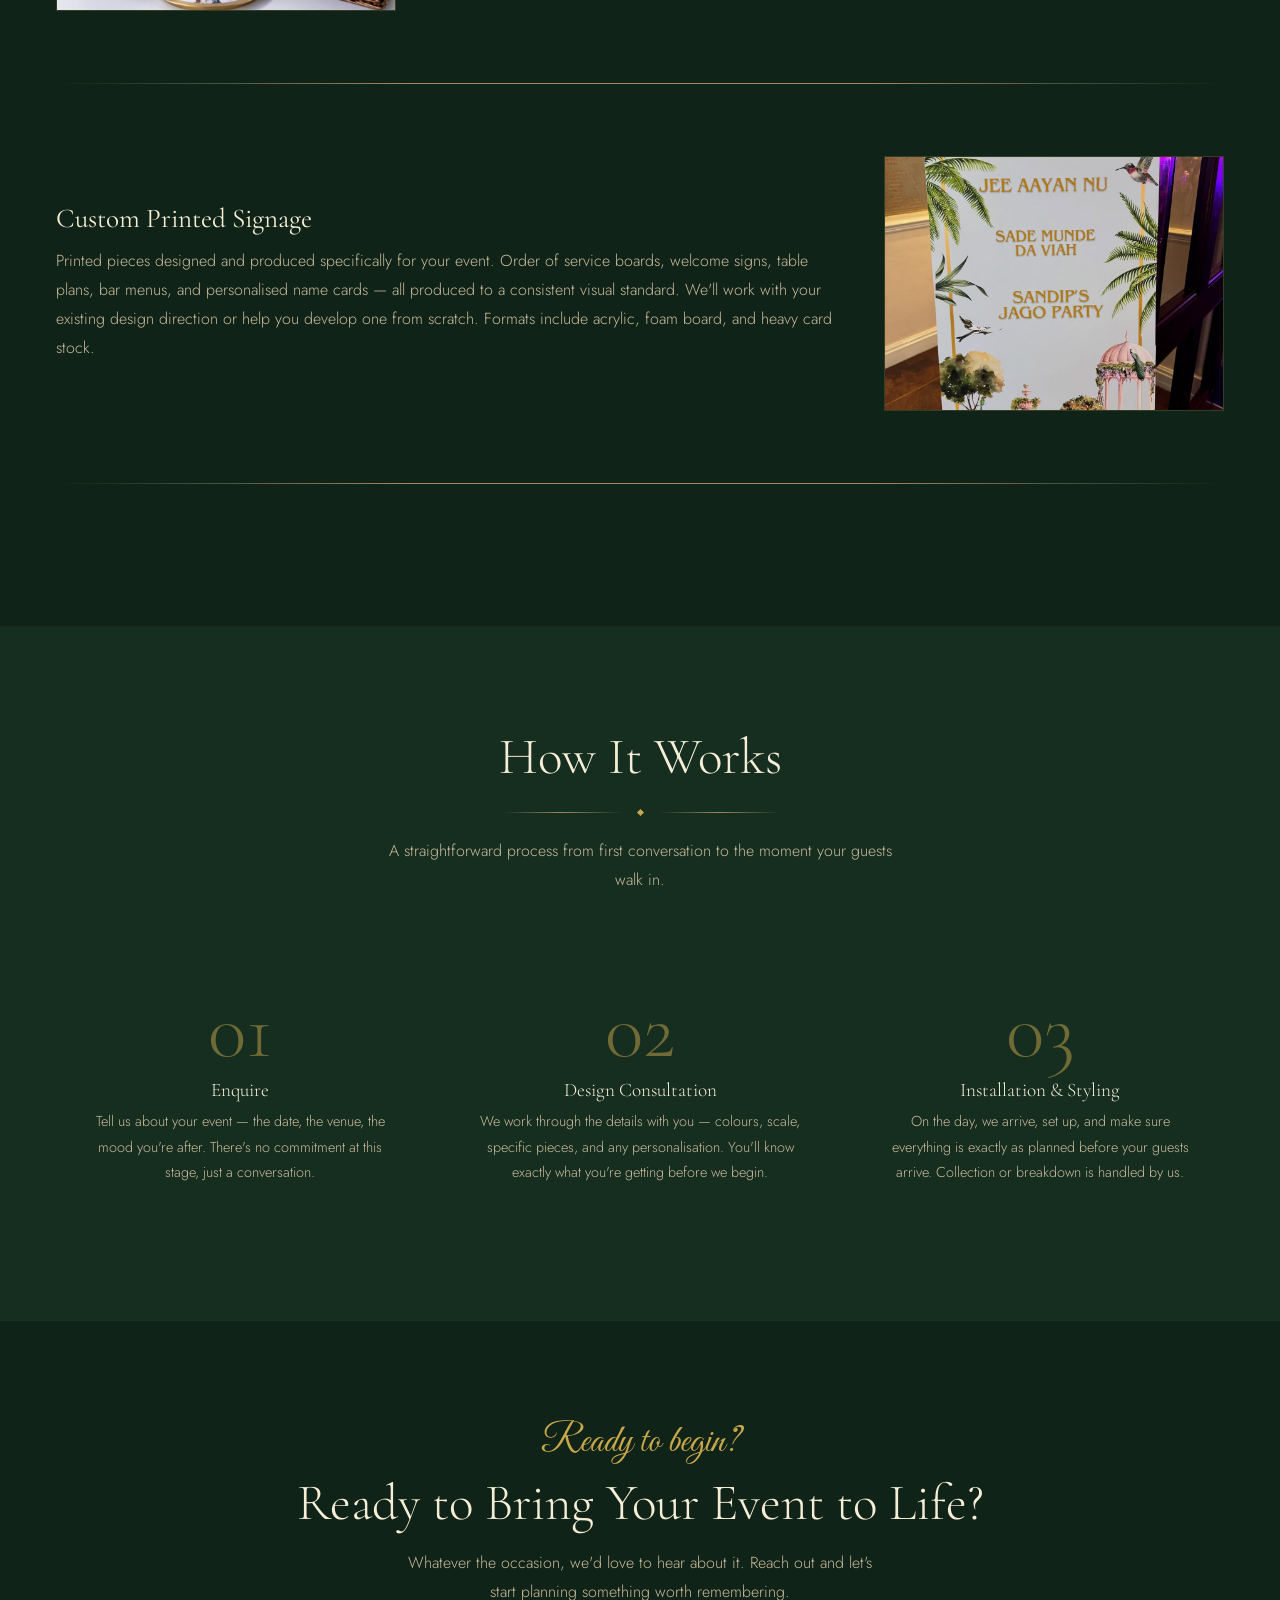
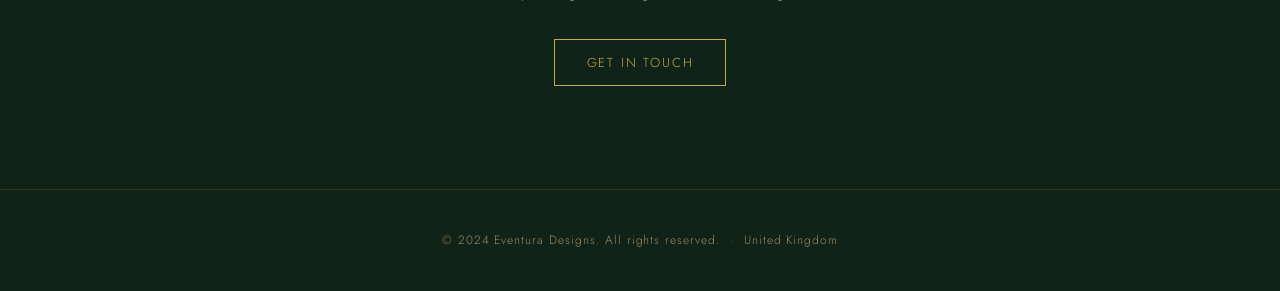
<file: services.html>
<!DOCTYPE html>
<html lang="en-GB">
<head>
  <meta charset="UTF-8" />
  <meta name="viewport" content="width=device-width, initial-scale=1.0" />
  <title>Services — Eventura Designs</title>
  <meta name="description" content="Discover Eventura Designs' full range of bespoke event services — from floral backdrops to neon lettering, balloon installations, and custom printed signage." />
  <link rel="icon" href="assets/logo.jpg" type="image/jpeg" />
  <link href="https://fonts.googleapis.com/css2?family=Cormorant+Garamond:ital,wght@0,300;0,400;0,600;1,300;1,400&family=Great+Vibes&family=Jost:wght@300;400&display=swap" rel="stylesheet">
  <link rel="stylesheet" href="assets/style.css" />
</head>
<body>

  <!-- ── Navigation ── -->
  <nav class="nav" role="navigation" aria-label="Main navigation">
    <div class="nav__inner">
      <a class="nav__logo" href="index.html" aria-label="Eventura Designs — Home">
        <img src="assets/logo.jpg" alt="Eventura Designs" />
      </a>
      <ul class="nav__links">
        <li><a href="index.html">Home</a></li>
        <li><a href="about.html">About</a></li>
        <li><a href="services.html">Services</a></li>
        <li><a href="gallery.html">Gallery</a></li>
        <li><a href="reviews.html">Reviews</a></li>
        <li><a href="contact.html">Contact</a></li>
      </ul>
      <button class="nav__burger" aria-label="Open menu" aria-expanded="false">
        <span></span><span></span><span></span>
      </button>
    </div>
  </nav>

  <!-- Mobile nav -->
  <nav class="nav__mobile" aria-label="Mobile navigation">
    <a href="index.html">Home</a>
    <a href="about.html">About</a>
    <a href="services.html">Services</a>
    <a href="gallery.html">Gallery</a>
    <a href="reviews.html">Reviews</a>
    <a href="contact.html">Contact</a>
  </nav>

  <!-- ── Page Hero ── -->
  <header class="page-hero">
    <div class="reveal">
      <h1>What We Offer</h1>
      <div class="ornament">
        <span class="ornament-line"></span>
        <span class="ornament-diamond"></span>
        <span class="ornament-line"></span>
      </div>
      <p class="intro-line">Every service we provide is built around your brief. We don't work from a fixed catalogue — we work from your ideas.</p>
    </div>
  </header>

  <!-- ── Service Listings ── -->
  <section class="section">
    <div class="container">

      <div class="service-listing service-listing--media reveal">
        <img src="assets/images/backdrops/backdrop3.jpg" alt="Floral &amp; Botanical Backdrops" class="service-listing__img" loading="lazy" />
        <div class="service-listing__body">
          <h3>Floral &amp; Botanical Backdrops</h3>
          <p>Our floral backdrops are constructed using a combination of preserved, dried, and artificial botanicals chosen for their longevity and richness. Each arrangement is assembled on-site to suit your venue's dimensions and palette. Whether you want a wall of ivory roses for a ceremony or a wild meadow-style arch for a garden party, we build it around your brief.</p>
        </div>
      </div>
      <span class="ornament-full"></span>

      <div class="service-listing service-listing--media service-listing--media-reverse reveal">
        <img src="assets/images/balloons/balloons3.jpg" alt="Balloon Installations" class="service-listing__img" loading="lazy" />
        <div class="service-listing__body">
          <h3>Balloon Installations</h3>
          <p>Far beyond the standard bunch tied to a chair, our balloon work is considered and architectural. Organic balloon columns, ceiling clusters, and full-scale garland arches are all built to your colour specification and venue scale. We use professional-grade latex and foil — nothing pre-inflated and shipped in a box.</p>
        </div>
      </div>
      <span class="ornament-full"></span>
      
      <!--
      <div class="service-listing reveal">
        <h3>Neon &amp; LED Lettering</h3>
        <p>Custom light pieces designed around your chosen words or initials. Our LED flex neon is safe, energy-efficient, and produces a warm, even glow that photographs beautifully. Popular choices include names, dates, hashtags, and short phrases — though we're always happy to work with something more personal.</p>
        <span class="ornament-full"></span>
      </div>
      -->

      <div class="service-listing service-listing--media reveal">
        <img src="assets/images/signage/signage3.jpg" alt="Sequin &amp; Shimmer Walls" class="service-listing__img" loading="lazy" />
        <div class="service-listing__body">
          <h3>Sequin &amp; Shimmer Walls</h3>
          <p>A perennial favourite for birthday celebrations and evening receptions. Our sequin panels are available in gold, silver, rose gold, and champagne, and can be configured to cover any wall width. They catch ambient light with every movement in the room, creating a backdrop that looks as good in person as it does on camera.</p>
        </div>
      </div>
      <span class="ornament-full"></span>

      <div class="service-listing service-listing--media service-listing--media-reverse reveal">
        <img src="assets/images/signage/signage1.jpg" alt="Custom Printed Signage" class="service-listing__img" loading="lazy" />
        <div class="service-listing__body">
          <h3>Custom Printed Signage</h3>
          <p>Printed pieces designed and produced specifically for your event. Order of service boards, welcome signs, table plans, bar menus, and personalised name cards — all produced to a consistent visual standard. We'll work with your existing design direction or help you develop one from scratch. Formats include acrylic, foam board, and heavy card stock.</p>
        </div>
      </div>
      <span class="ornament-full"></span>

    </div>
  </section>

  <!-- ── How It Works ── -->
  <section class="section section--surface">
    <div class="container">
      <div class="section-header reveal">
        <h2>How It Works</h2>
        <div class="ornament">
          <span class="ornament-line"></span>
          <span class="ornament-diamond"></span>
          <span class="ornament-line"></span>
        </div>
        <p style="max-width:520px; margin: 0 auto;">A straightforward process from first conversation to the moment your guests walk in.</p>
      </div>

      <div class="how-it-works">

        <div class="step reveal reveal-delay-1">
          <div class="step__number">01</div>
          <h3>Enquire</h3>
          <p>Tell us about your event — the date, the venue, the mood you're after. There's no commitment at this stage, just a conversation.</p>
        </div>

        <div class="step reveal reveal-delay-2">
          <div class="step__number">02</div>
          <h3>Design Consultation</h3>
          <p>We work through the details with you — colours, scale, specific pieces, and any personalisation. You'll know exactly what you're getting before we begin.</p>
        </div>

        <div class="step reveal reveal-delay-3">
          <div class="step__number">03</div>
          <h3>Installation &amp; Styling</h3>
          <p>On the day, we arrive, set up, and make sure everything is exactly as planned before your guests arrive. Collection or breakdown is handled by us.</p>
        </div>

      </div>
    </div>
  </section>

  <!-- ── Bottom CTA ── -->
  <section class="section" style="text-align: center;">
    <div class="container reveal">
      <span class="accent-script" style="margin-bottom: 0.8rem;">Ready to begin?</span>
      <h2 style="margin-bottom: 1rem;">Ready to Bring Your Event to Life?</h2>
      <p style="max-width: 480px; margin: 0 auto 2rem;">Whatever the occasion, we'd love to hear about it. Reach out and let's start planning something worth remembering.</p>
      <a href="contact.html" class="btn">Get in Touch</a>
    </div>
  </section>

  <!-- ── Footer ── -->
  <footer class="footer">
    <p>&copy; 2024 Eventura Designs. All rights reserved. &nbsp;&middot;&nbsp; United Kingdom</p>
  </footer>

  <script src="assets/main.js"></script>
</body>
</html>
</file>
<file: assets/style.css>
/* ============================================================
   EVENTURA DESIGNS — SHARED STYLESHEET
   ============================================================ */

/* ── Google Fonts ── */
@import url('https://fonts.googleapis.com/css2?family=Cormorant+Garamond:ital,wght@0,300;0,400;0,600;1,300;1,400&family=Great+Vibes&family=Jost:wght@300;400&display=swap');

/* ── Custom Properties ── */
:root {
  --green-deep:    #0F2318;
  --green-mid:     #1B3A2D;
  --green-surface: #162E20;
  --gold:          #C9A84C;
  --gold-light:    #E2BC6D;
  --gold-muted:    #9E8A62;
  --cream:         #F5EDD6;
  --cream-muted:   #C8B99A;

  --nav-height: 76px;

  --font-display: 'Cormorant Garamond', Georgia, serif;
  --font-body:    'Jost', system-ui, sans-serif;
  --font-accent:  'Great Vibes', cursive;
}

/* ── Reset & Base ── */
*, *::before, *::after {
  box-sizing: border-box;
  margin: 0;
  padding: 0;
}

html {
  scroll-behavior: smooth;
  font-size: 16px;
}

body {
  background-color: var(--green-deep);
  color: var(--cream-muted);
  font-family: var(--font-body);
  font-weight: 300;
  line-height: 1.7;
  min-height: 100vh;
  position: relative;
  overflow-x: hidden;
}

/* ── Grain Texture Overlay ── */
body::before {
  content: '';
  position: fixed;
  inset: 0;
  pointer-events: none;
  z-index: 0;
  opacity: 0.045;
  background-image: url("data:image/svg+xml,%3Csvg xmlns='http://www.w3.org/2000/svg' width='300' height='300'%3E%3Cfilter id='noise'%3E%3CfeTurbulence type='fractalNoise' baseFrequency='0.75' numOctaves='4' stitchTiles='stitch'/%3E%3C/filter%3E%3Crect width='300' height='300' filter='url(%23noise)' opacity='1'/%3E%3C/svg%3E");
  background-size: 300px 300px;
}

/* Everything above the texture */
body > * {
  position: relative;
  z-index: 1;
}

img {
  display: block;
  max-width: 100%;
}

a {
  color: inherit;
  text-decoration: none;
}

ul {
  list-style: none;
}

/* ============================================================
   TYPOGRAPHY
   ============================================================ */

h1, h2, h3 {
  font-family: var(--font-display);
  font-weight: 300;
  color: var(--cream);
  line-height: 1.15;
}

h1 { font-size: clamp(3rem, 7vw, 6rem); letter-spacing: -0.01em; }
h2 { font-size: clamp(2rem, 4vw, 3.2rem); }
h3 { font-size: clamp(1.3rem, 2.5vw, 1.8rem); }

p {
  font-family: var(--font-body);
  font-weight: 300;
  color: var(--cream-muted);
  font-size: 1rem;
  line-height: 1.8;
}

.accent-script {
  font-family: var(--font-accent);
  font-size: clamp(1.6rem, 3vw, 2.4rem);
  color: var(--gold);
  display: block;
  font-weight: 400;
  line-height: 1;
  margin-bottom: 0.4em;
}

/* ============================================================
   NAVIGATION
   ============================================================ */

.nav {
  position: fixed;
  top: 0;
  left: 0;
  right: 0;
  z-index: 1000;
  height: var(--nav-height);
  background: var(--green-deep);
  border-bottom: 1px solid rgba(201, 168, 76, 0.18);
  display: flex;
  align-items: center;
  padding: 0 clamp(1.25rem, 5vw, 3.5rem);
}

.nav__inner {
  width: 100%;
  display: flex;
  align-items: center;
  justify-content: space-between;
}

.nav__logo {
  display: flex;
  align-items: center;
}

.nav__logo img {
  height: 52px;
  width: auto;
  display: block;
}

.nav__links {
  display: flex;
  align-items: center;
  gap: 2.4rem;
}

.nav__links a {
  font-family: var(--font-body);
  font-weight: 300;
  font-size: 13px;
  letter-spacing: 0.12em;
  text-transform: uppercase;
  color: var(--cream-muted);
  transition: color 0.3s ease;
}

.nav__links a:hover,
.nav__links a.active {
  color: var(--gold);
}

/* Hamburger */
.nav__burger {
  display: none;
  flex-direction: column;
  gap: 5px;
  cursor: pointer;
  padding: 6px;
  background: none;
  border: none;
}

.nav__burger span {
  display: block;
  width: 24px;
  height: 1.5px;
  background: var(--cream);
  transition: all 0.3s ease;
  transform-origin: center;
}

.nav__burger.open span:nth-child(1) {
  transform: translateY(6.5px) rotate(45deg);
}
.nav__burger.open span:nth-child(2) {
  opacity: 0;
}
.nav__burger.open span:nth-child(3) {
  transform: translateY(-6.5px) rotate(-45deg);
}

/* Mobile dropdown */
.nav__mobile {
  display: none;
  position: fixed;
  top: var(--nav-height);
  left: 0;
  right: 0;
  background: var(--green-deep);
  border-bottom: 1px solid rgba(201, 168, 76, 0.18);
  padding: 1.5rem clamp(1.25rem, 5vw, 3.5rem);
  flex-direction: column;
  gap: 1.4rem;
  z-index: 999;
}

.nav__mobile.open {
  display: flex;
}

.nav__mobile a {
  font-family: var(--font-body);
  font-weight: 300;
  font-size: 14px;
  letter-spacing: 0.12em;
  text-transform: uppercase;
  color: var(--cream-muted);
  transition: color 0.3s ease;
  padding: 0.3rem 0;
}

.nav__mobile a:hover,
.nav__mobile a.active {
  color: var(--gold);
}

/* ============================================================
   GOLD ORNAMENT DIVIDERS
   ============================================================ */

.ornament {
  display: flex;
  align-items: center;
  justify-content: center;
  gap: 1rem;
  margin: 1.4rem auto;
  width: fit-content;
}

.ornament-line {
  display: block;
  width: clamp(60px, 10vw, 120px);
  height: 1px;
  background: linear-gradient(90deg, transparent, var(--gold-muted), transparent);
}

.ornament-diamond {
  width: 5px;
  height: 5px;
  background: var(--gold);
  transform: rotate(45deg);
  flex-shrink: 0;
}

.ornament-full {
  display: block;
  width: 100%;
  height: 1px;
  background: linear-gradient(90deg, transparent, var(--gold-muted) 30%, var(--gold-muted) 70%, transparent);
  margin: 2.5rem 0;
}

/* ============================================================
   BUTTONS
   ============================================================ */

.btn {
  display: inline-block;
  font-family: var(--font-body);
  font-weight: 300;
  font-size: 13px;
  letter-spacing: 0.14em;
  text-transform: uppercase;
  padding: 0.9em 2.4em;
  border: 1px solid var(--gold);
  color: var(--gold);
  background: transparent;
  cursor: pointer;
  transition: background 0.3s ease, color 0.3s ease;
  text-decoration: none;
}

.btn:hover {
  background: var(--gold);
  color: var(--green-deep);
}

.btn--solid {
  background: var(--gold);
  color: var(--green-deep);
}

.btn--solid:hover {
  background: var(--gold-light);
}

/* ============================================================
   SECTIONS & LAYOUT UTILITIES
   ============================================================ */

.section {
  padding: clamp(4rem, 8vw, 7rem) clamp(1.25rem, 5vw, 3.5rem);
}

.section--surface {
  background: var(--green-surface);
}

.section--mid {
  background: var(--green-mid);
}

.container {
  max-width: 1180px;
  margin: 0 auto;
  width: 100%;
}

.section-header {
  text-align: center;
  margin-bottom: clamp(2.5rem, 5vw, 4rem);
}

.section-header h2 {
  margin-bottom: 0.2em;
}

.two-col {
  display: grid;
  grid-template-columns: 1fr 1fr;
  gap: clamp(2rem, 5vw, 5rem);
  align-items: center;
}

/* ============================================================
   PLACEHOLDER IMAGE BLOCKS
   ============================================================ */

.img-placeholder {
  width: 100%;
  aspect-ratio: 4 / 3;
  background: var(--green-surface);
  border: 1px solid rgba(201, 168, 76, 0.3);
  display: flex;
  align-items: center;
  justify-content: center;
  color: var(--gold-muted);
  font-family: var(--font-body);
  font-size: 13px;
  letter-spacing: 0.1em;
  text-transform: uppercase;
}

.img-placeholder--tall {
  aspect-ratio: 3 / 4;
}

/* ============================================================
   SCROLL ANIMATIONS
   ============================================================ */

.reveal {
  opacity: 0;
  transform: translateY(28px);
  transition: opacity 0.6s ease, transform 0.6s ease;
}

.reveal.visible {
  opacity: 1;
  transform: translateY(0);
}

.reveal-delay-1 { transition-delay: 0.1s; }
.reveal-delay-2 { transition-delay: 0.2s; }
.reveal-delay-3 { transition-delay: 0.3s; }

/* ============================================================
   FOOTER
   ============================================================ */

.footer {
  background: var(--green-deep);
  border-top: 1px solid rgba(201, 168, 76, 0.15);
  padding: 2.5rem clamp(1.25rem, 5vw, 3.5rem);
  text-align: center;
}

.footer p {
  font-size: 12px;
  letter-spacing: 0.08em;
  color: var(--gold-muted);
}

/* ============================================================
   PAGE HERO HEADER (inner pages)
   ============================================================ */

.page-hero {
  padding-top: calc(var(--nav-height) + clamp(3rem, 7vw, 5rem));
  padding-bottom: clamp(3rem, 6vw, 5rem);
  padding-left: clamp(1.25rem, 5vw, 3.5rem);
  padding-right: clamp(1.25rem, 5vw, 3.5rem);
  text-align: center;
  background: var(--green-deep);
}

.page-hero h1 {
  font-size: clamp(2.4rem, 5.5vw, 4.5rem);
  color: var(--cream);
  margin-bottom: 0.3em;
}

.page-hero .intro-line {
  max-width: 580px;
  margin: 0.8rem auto 0;
  font-size: 1rem;
  color: var(--cream-muted);
}

/* ============================================================
   HERO CTA GROUP
   ============================================================ */

.hero__ctas {
  display: flex;
  gap: 1rem;
  justify-content: center;
  flex-wrap: wrap;
}

/* ============================================================
   HOME — BRAND STORY STRIP
   ============================================================ */

.brand-story {
  padding-top: clamp(2.5rem, 5vw, 4rem);
  padding-bottom: clamp(2.5rem, 5vw, 4rem);
}

.brand-story__inner {
  max-width: 760px;
  margin: 0 auto;
  text-align: center;
}

.brand-story__lead {
  font-family: var(--font-display);
  font-size: clamp(1.1rem, 2vw, 1.35rem);
  font-weight: 300;
  font-style: italic;
  color: var(--cream-muted);
  line-height: 1.8;
  border-left: 2px solid var(--gold-muted);
  padding-left: 1.5rem;
  text-align: left;
  margin-top: 0.5rem;
}

/* ============================================================
   REVIEWS PAGE
   ============================================================ */

.reviews-grid {
  display: grid;
  grid-template-columns: repeat(2, 1fr);
  gap: 2rem;
  margin-bottom: 3.5rem;
  max-width: 860px;
  margin-left: auto;
  margin-right: auto;
}

.review-card {
  padding: 2.2rem 2rem;
  border: 1px solid rgba(201, 168, 76, 0.15);
  background: var(--green-surface);
  position: relative;
}

.review-card__quote-mark {
  font-family: var(--font-display);
  font-size: 5rem;
  line-height: 0.6;
  color: var(--gold);
  opacity: 0.25;
  display: block;
  margin-bottom: 1rem;
  font-weight: 300;
}

.review-card__body {
  font-family: var(--font-display);
  font-size: 1.05rem;
  font-style: italic;
  font-weight: 300;
  color: var(--cream-muted);
  line-height: 1.75;
  margin-bottom: 1.5rem;
}

.review-card__author {
  display: flex;
  flex-direction: column;
  gap: 0.15rem;
}

.review-card__name {
  font-family: var(--font-body);
  font-size: 13px;
  letter-spacing: 0.1em;
  text-transform: uppercase;
  color: var(--gold);
}

.review-card__event {
  font-family: var(--font-body);
  font-size: 12px;
  color: var(--gold-muted);
  letter-spacing: 0.06em;
}

.review-stars {
  display: flex;
  gap: 3px;
  margin-bottom: 0.8rem;
}

.review-stars svg {
  width: 14px;
  height: 14px;
  fill: var(--gold);
  stroke: none;
}

@media (max-width: 700px) {
  .reviews-grid {
    grid-template-columns: 1fr;
  }
}

/* ============================================================
   HOME — HERO
   ============================================================ */

.hero__logo {
  width: clamp(120px, 18vw, 200px);
  height: auto;
  margin: 0 auto 1.6rem;
  display: block;
  border-radius: 4px;
  box-shadow: 0 0 40px rgba(201, 168, 76, 0.12);
}

.hero {
  min-height: 100vh;
  display: flex;
  align-items: center;
  justify-content: center;
  text-align: center;
  padding: var(--nav-height) clamp(1.25rem, 5vw, 3.5rem) 0;
  background:
    radial-gradient(ellipse at 20% 80%, rgba(15, 35, 24, 0.9) 0%, transparent 60%),
    radial-gradient(ellipse at 80% 20%, rgba(15, 35, 24, 0.85) 0%, transparent 55%),
    linear-gradient(160deg, var(--green-deep) 0%, var(--green-mid) 50%, var(--green-deep) 100%);
  position: relative;
}

.hero::after {
  content: '';
  position: absolute;
  inset: 0;
  background: radial-gradient(ellipse at 50% 50%, transparent 35%, rgba(10, 20, 15, 0.55) 100%);
  pointer-events: none;
}

.hero__content {
  position: relative;
  z-index: 1;
  max-width: 820px;
}

.hero__title {
  font-size: clamp(3.5rem, 8vw, 6.5rem);
  font-weight: 300;
  color: var(--cream);
  letter-spacing: 0.02em;
  margin-bottom: 0.3em;
}

.hero__tagline {
  font-family: var(--font-body);
  font-weight: 300;
  font-size: clamp(0.95rem, 1.8vw, 1.15rem);
  color: var(--cream-muted);
  letter-spacing: 0.06em;
  margin-bottom: 2.5rem;
}

/* ============================================================
   HOME — INTRO SECTION
   ============================================================ */

.intro-section .intro-text p + p {
  margin-top: 1.2rem;
}

.intro-section .intro-link {
  display: inline-block;
  margin-top: 1.8rem;
  font-size: 13px;
  letter-spacing: 0.1em;
  text-transform: uppercase;
  color: var(--gold);
  border-bottom: 1px solid rgba(201, 168, 76, 0.35);
  padding-bottom: 2px;
  transition: border-color 0.3s ease, color 0.3s ease;
}

.intro-section .intro-link:hover {
  color: var(--gold-light);
  border-color: var(--gold);
}

/* ============================================================
   HOME — SERVICES TEASER
   ============================================================ */

.services-teaser__grid {
  display: grid;
  grid-template-columns: repeat(3, 1fr);
  gap: 2.5rem;
  margin-bottom: 3rem;
}

.service-card {
  text-align: center;
  padding: 2.5rem 1.5rem;
  border: 1px solid rgba(201, 168, 76, 0.15);
  background: var(--green-surface);
  transition: border-color 0.3s ease, transform 0.3s ease;
}

.service-card:hover {
  border-color: rgba(201, 168, 76, 0.45);
  transform: translateY(-4px);
}

.service-card__icon {
  display: flex;
  justify-content: center;
  margin-bottom: 1.2rem;
}

.service-card__icon svg {
  width: 36px;
  height: 36px;
  stroke: var(--gold);
  fill: none;
  stroke-width: 1.2;
}

.service-card h3 {
  font-size: 1.3rem;
  color: var(--cream);
  margin-bottom: 0.5rem;
}

.service-card p {
  font-size: 0.9rem;
  color: var(--cream-muted);
}

.services-teaser__cta {
  text-align: center;
}

/* ============================================================
   HOME — INSTAGRAM CTA
   ============================================================ */

.insta-cta {
  text-align: center;
  padding: clamp(4rem, 8vw, 7rem) clamp(1.25rem, 5vw, 3.5rem);
  background: var(--green-mid);
  border-top: 1px solid rgba(201, 168, 76, 0.12);
  border-bottom: 1px solid rgba(201, 168, 76, 0.12);
}

.insta-cta .accent-script {
  font-size: clamp(2.2rem, 4vw, 3.2rem);
  margin-bottom: 0.6rem;
}

.insta-cta .handle {
  font-family: var(--font-body);
  font-weight: 300;
  font-size: 1rem;
  letter-spacing: 0.1em;
  color: var(--cream-muted);
  margin-bottom: 2rem;
}

/* ============================================================
   GALLERY
   ============================================================ */

.gallery-grid {
  display: grid;
  grid-template-columns: repeat(3, 1fr);
  gap: 1.4rem;
  margin-bottom: 3.5rem;
}

.gallery-tile {
  position: relative;
  overflow: hidden;
  cursor: pointer;
  border: 1px solid rgba(201, 168, 76, 0.2);
}

.gallery-tile .tile-inner {
  width: 100%;
  aspect-ratio: 4 / 3;
  background: var(--green-surface);
  display: flex;
  align-items: center;
  justify-content: center;
  transition: transform 0.5s ease;
  overflow: hidden;
}

.gallery-tile .tile-inner img {
  width: 100%;
  height: 100%;
  object-fit: cover;
  display: block;
  transition: transform 0.5s ease;
}

.gallery-tile:hover .tile-inner img {
  transform: scale(1.03);
}

/* image handles the hover scale */

.gallery-tile__overlay {
  position: absolute;
  inset: 0;
  background: rgba(201, 168, 76, 0.13);
  display: flex;
  align-items: flex-end;
  padding: 1.2rem;
  opacity: 0;
  transition: opacity 0.35s ease;
}

.gallery-tile:hover .gallery-tile__overlay {
  opacity: 1;
}

.gallery-tile__label {
  font-family: var(--font-body);
  font-size: 11px;
  letter-spacing: 0.12em;
  text-transform: uppercase;
  color: var(--cream);
  background: rgba(15, 35, 24, 0.85);
  padding: 0.4em 0.8em;
  backdrop-filter: blur(4px);
}

.gallery-tile .tile-default-label {
  font-family: var(--font-body);
  font-size: 11px;
  letter-spacing: 0.1em;
  text-transform: uppercase;
  color: var(--gold-muted);
}

.gallery-cta {
  text-align: center;
}

/* ============================================================
   SERVICES PAGE
   ============================================================ */

.service-listing {
  padding: 2.5rem 0;
}

.service-listing h3 {
  color: var(--cream);
  margin-bottom: 0.8rem;
  font-size: clamp(1.3rem, 2.2vw, 1.7rem);
  font-weight: 400;
}

.service-listing p {
  max-width: 680px;
}

/* Two-column service listing with image */
.service-listing--media {
  display: grid;
  grid-template-columns: 340px 1fr;
  gap: clamp(2rem, 4vw, 4rem);
  align-items: center;
  padding: 2rem 0;
}

.service-listing--media-reverse {
  grid-template-columns: 1fr 340px;
}

.service-listing--media-reverse .service-listing__img {
  order: 2;
}

.service-listing--media-reverse .service-listing__body {
  order: 1;
}

.service-listing__img {
  width: 100%;
  aspect-ratio: 4 / 3;
  object-fit: cover;
  border: 1px solid rgba(201, 168, 76, 0.2);
  display: block;
}

.service-listing__body h3 {
  margin-bottom: 0.8rem;
}

.service-listing__body p {
  max-width: 100%;
}

@media (max-width: 780px) {
  .service-listing--media,
  .service-listing--media-reverse {
    grid-template-columns: 1fr;
  }

  .service-listing--media-reverse .service-listing__img,
  .service-listing--media-reverse .service-listing__body {
    order: unset;
  }
}

.how-it-works {
  display: grid;
  grid-template-columns: repeat(3, 1fr);
  gap: 2rem;
  margin-top: 2rem;
}

.step {
  text-align: center;
  padding: 2rem 1.5rem;
}

.step__number {
  font-family: var(--font-display);
  font-size: 5rem;
  font-weight: 300;
  color: var(--gold);
  opacity: 0.5;
  line-height: 1;
  margin-bottom: 0.5rem;
}

.step h3 {
  color: var(--cream);
  font-size: 1.2rem;
  margin-bottom: 0.5rem;
}

.step p {
  font-size: 0.9rem;
}

/* ============================================================
   ABOUT PAGE
   ============================================================ */

.values-grid {
  display: grid;
  grid-template-columns: repeat(3, 1fr);
  gap: 2rem;
  margin-top: 2rem;
}

.value-card {
  text-align: center;
  padding: 2.2rem 1.5rem;
  border: 1px solid rgba(201, 168, 76, 0.15);
}

.value-card__icon {
  display: flex;
  justify-content: center;
  margin-bottom: 1rem;
}

.value-card__icon svg {
  width: 30px;
  height: 30px;
  stroke: var(--gold);
  fill: none;
  stroke-width: 1.2;
}

.value-card h3 {
  font-size: 1.15rem;
  color: var(--cream);
  margin-bottom: 0.5rem;
}

.value-card p {
  font-size: 0.9rem;
}

.pull-quote {
  text-align: center;
  padding: clamp(3rem, 6vw, 5rem) clamp(1.25rem, 5vw, 3.5rem);
  background: var(--green-mid);
}

.pull-quote .accent-script {
  font-size: clamp(2.2rem, 4.5vw, 3.5rem);
  line-height: 1.3;
}

/* ============================================================
   CONTACT PAGE
   ============================================================ */

.contact-grid {
  display: grid;
  grid-template-columns: 1fr 1fr;
  gap: clamp(2rem, 5vw, 5rem);
  align-items: start;
}

.enquiry-form {
  display: flex;
  flex-direction: column;
  gap: 1.2rem;
}

.form-group {
  display: flex;
  flex-direction: column;
  gap: 0.4rem;
}

.form-group label {
  font-family: var(--font-body);
  font-size: 11px;
  letter-spacing: 0.12em;
  text-transform: uppercase;
  color: var(--gold-muted);
}

.form-group input,
.form-group select,
.form-group textarea {
  background: var(--green-surface);
  border: 1px solid rgba(201, 168, 76, 0.28);
  color: var(--cream);
  font-family: var(--font-body);
  font-weight: 300;
  font-size: 0.95rem;
  padding: 0.75em 1em;
  outline: none;
  transition: border-color 0.3s ease, box-shadow 0.3s ease;
  width: 100%;
  -webkit-appearance: none;
  appearance: none;
}

.form-group select {
  background-image: url("data:image/svg+xml,%3Csvg xmlns='http://www.w3.org/2000/svg' viewBox='0 0 12 8'%3E%3Cpath d='M1 1l5 5 5-5' stroke='%239E8A62' stroke-width='1.2' fill='none' stroke-linecap='round'/%3E%3C/svg%3E");
  background-repeat: no-repeat;
  background-position: right 1em center;
  background-size: 12px;
  padding-right: 2.5em;
}

.form-group select option {
  background: var(--green-deep);
  color: var(--cream);
}

.form-group input:focus,
.form-group select:focus,
.form-group textarea:focus {
  border-color: var(--gold);
  box-shadow: 0 0 0 1px rgba(201, 168, 76, 0.25);
}

.form-group textarea {
  min-height: 140px;
  resize: vertical;
}

.form-group input[type="date"]::-webkit-calendar-picker-indicator {
  filter: invert(0.7) sepia(1) saturate(0.6) hue-rotate(10deg);
  opacity: 0.7;
  cursor: pointer;
}

.form-success {
  display: none;
  font-family: var(--font-body);
  font-size: 0.95rem;
  color: var(--gold-light);
  background: rgba(201, 168, 76, 0.08);
  border: 1px solid rgba(201, 168, 76, 0.25);
  padding: 0.9em 1.2em;
  margin-top: 0.5rem;
  letter-spacing: 0.03em;
}

.form-success.visible {
  display: block;
}

.insta-block {
  padding: 2.5rem;
  border: 1px solid rgba(201, 168, 76, 0.15);
  background: var(--green-surface);
  text-align: center;
}

.insta-block__icon {
  margin: 0 auto 1.2rem;
}

.insta-block__icon svg {
  width: 48px;
  height: 48px;
  stroke: var(--gold);
  fill: none;
  stroke-width: 1.2;
}

.insta-block h3 {
  color: var(--cream);
  margin-bottom: 0.5rem;
  font-size: 1.4rem;
}

.insta-block .handle {
  font-size: 0.9rem;
  letter-spacing: 0.08em;
  color: var(--gold-muted);
  margin-bottom: 1.8rem;
}

/* ============================================================
   RESPONSIVE
   ============================================================ */

@media (max-width: 900px) {
  .nav__links {
    display: none;
  }

  .nav__burger {
    display: flex;
  }

  .nav__logo img {
    height: 40px;
  }

  .two-col {
    grid-template-columns: 1fr;
  }

  .two-col .img-placeholder {
    aspect-ratio: 16 / 9;
  }

  .services-teaser__grid {
    grid-template-columns: 1fr;
    gap: 1.2rem;
  }

  .gallery-grid {
    grid-template-columns: repeat(2, 1fr);
  }

  .how-it-works {
    grid-template-columns: 1fr;
  }

  .values-grid {
    grid-template-columns: 1fr;
    gap: 1.2rem;
  }

  .contact-grid {
    grid-template-columns: 1fr;
  }
}

@media (max-width: 560px) {
  .gallery-grid {
    grid-template-columns: 1fr;
  }

  .hero__title {
    font-size: clamp(2.6rem, 11vw, 4rem);
  }
}
</file>
